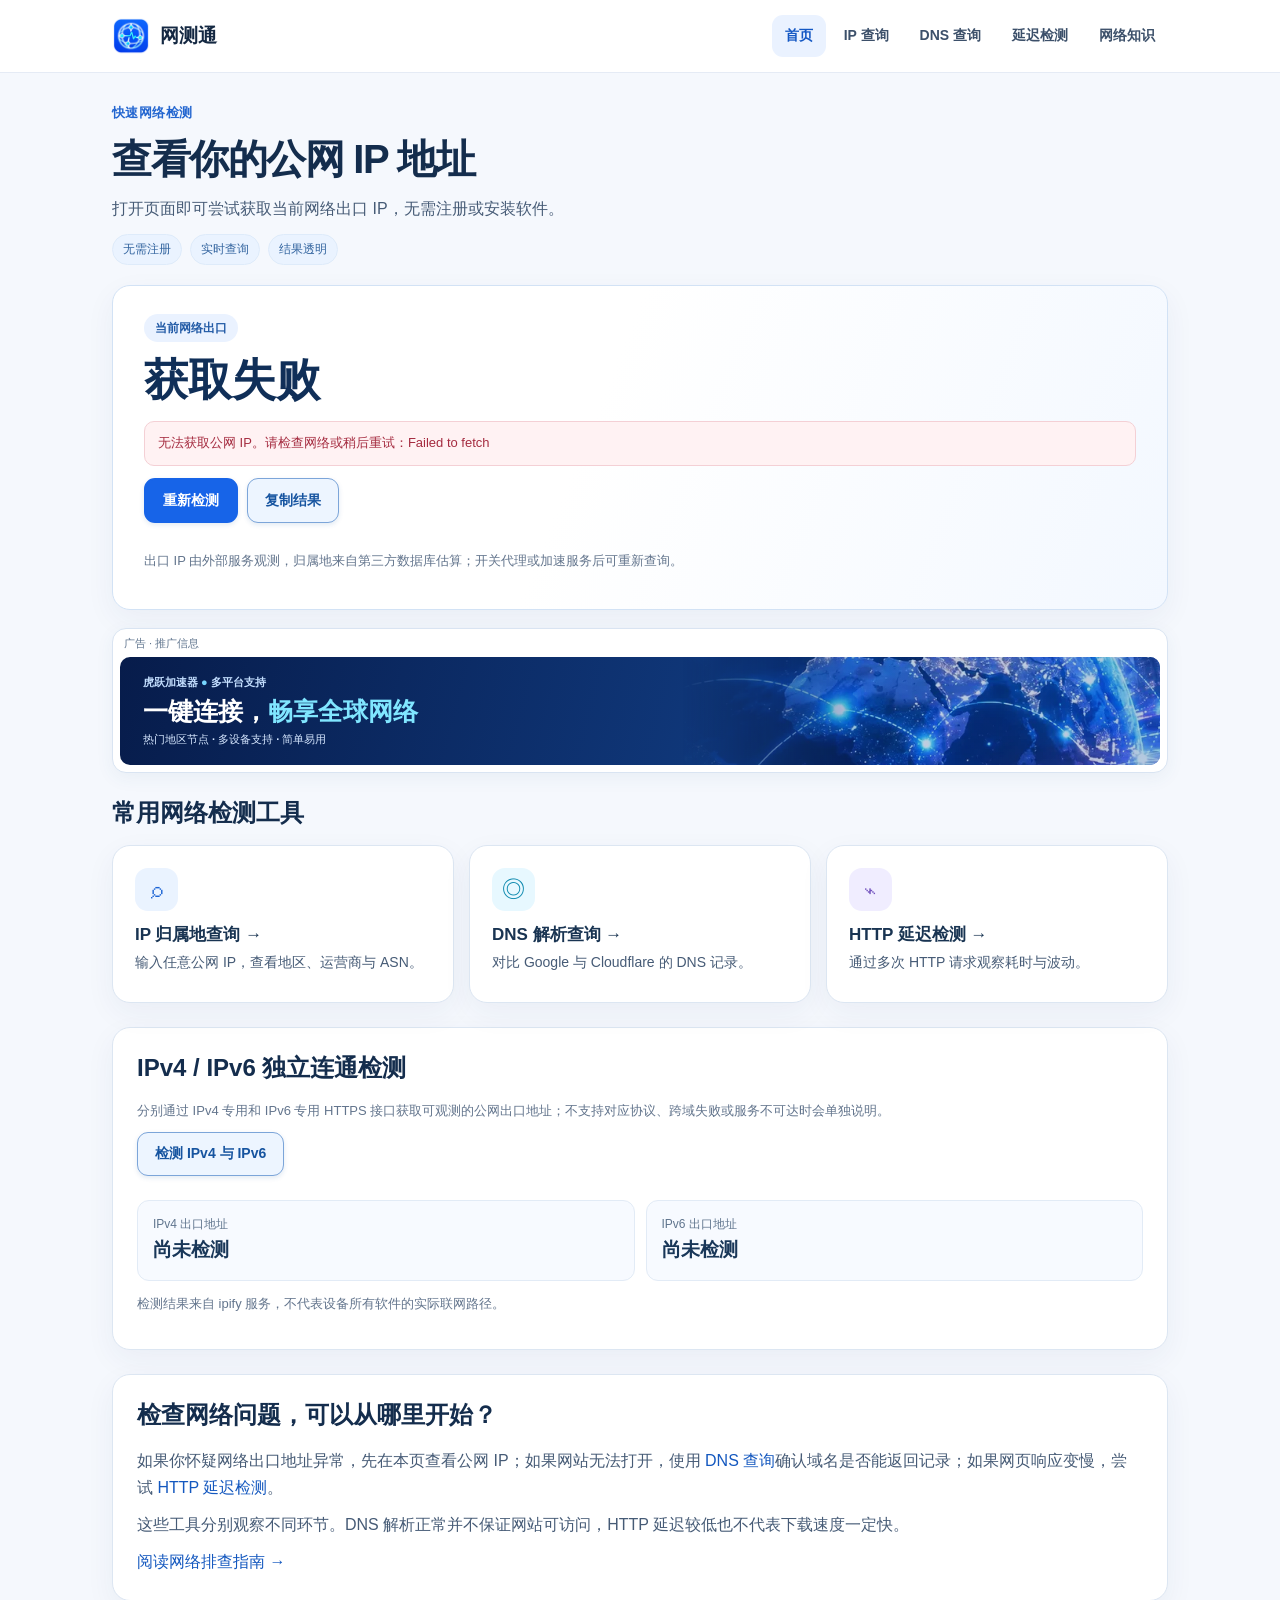
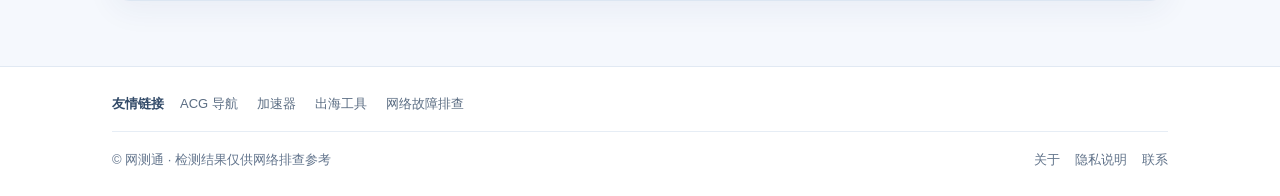
<file: index.html>
<!DOCTYPE html>

<html lang="zh-CN"><head><script async="" src="https://www.googletagmanager.com/gtag/js?id=G-D9GC3GMQH9"></script><script>window.dataLayer=window.dataLayer||[];function gtag(){dataLayer.push(arguments)}gtag('js',new Date());gtag('config','G-D9GC3GMQH9');</script><meta charset="utf-8"/><meta content="width=device-width, initial-scale=1" name="viewport"/><meta content="light" name="color-scheme"/><meta content="#2563eb" name="theme-color"/><title>我的IP地址查询 - 查看当前公网IP｜网测通</title><meta content="免费查看当前公网IP地址与归属地，支持IP查询、DNS解析检测和HTTP请求延迟测试。" name="description"/><meta content="website" property="og:type"/><meta content="我的IP地址查询 - 查看当前公网IP｜网测通" property="og:title"/><meta content="免费查看当前公网IP地址与归属地，支持IP查询、DNS解析检测和HTTP请求延迟测试。" property="og:description"/><link href="/assets/css/style.css" rel="stylesheet"/><script defer="" src="/assets/js/app.js"></script><script type="application/ld+json">{"@context":"https://schema.org","@type":"WebPage","name":"我的IP地址查询 - 查看当前公网IP｜网测通","description":"免费查看当前公网IP地址与归属地，支持IP查询、DNS解析检测和HTTP请求延迟测试。","inLanguage":"zh-CN","url":"https://netcheck-cn.github.io/","isPartOf":{"@type":"WebSite","name":"网测通","url":"https://netcheck-cn.github.io/"}}</script><link href="https://netcheck-cn.github.io/" rel="canonical"/><meta content="https://netcheck-cn.github.io/" property="og:url"/><link href="/favicon.ico" rel="icon" sizes="any"/><link href="/assets/images/favicon-48.png" rel="icon" type="image/png"/><link href="/assets/images/apple-touch-icon.png" rel="apple-touch-icon"/><meta content="https://netcheck-cn.github.io/assets/images/logo.png" property="og:image"/><meta content="strict-origin-when-cross-origin" name="referrer"/></head><body><a class="skip-link" href="#main-content">跳转到主要内容</a><header class="header"><div class="wrap nav"><a class="logo" href="/"><img alt="" height="40" src="/assets/images/logo.png" width="40"/> 网测通</a><nav aria-label="主导航" class="links"><a aria-current="page" href="/">首页</a><a href="/ip-lookup/">IP 查询</a><a href="/dns-lookup/">DNS 查询</a><a href="/latency-test/">延迟检测</a><a href="/guides/">网络知识</a></nav></div></header><main class="home-main wrap" id="main-content"><section class="hero"><div class="eyebrow">快速网络检测</div><h1>查看你的公网 IP 地址</h1><p class="lead">打开页面即可尝试获取当前网络出口 IP，无需注册或安装软件。</p><div class="hero-highlights"><span>无需注册</span><span>实时查询</span><span>结果透明</span></div></section><div class=""><section class="hero-card"><span class="tag">当前网络出口</span><div aria-live="polite" class="result-big" id="myip-address">正在查询…</div><div class="status" id="myip-status" role="status">准备获取公网 IP</div><div class="actions"><button class="btn" id="myip-retry">重新检测</button><button class="btn alt" id="copy-myip">复制结果</button></div><div class="tool-meta" id="myip-location"></div><p class="note">出口 IP 由外部服务观测，归属地来自第三方数据库估算；开关代理或加速服务后可重新查询。</p></section><aside aria-label="虎跃加速器推广广告" class="ad ad-compact"><div class="ad-label">广告 · 推广信息</div><a aria-label="虎跃加速器广告，访问官方网站（新窗口）" class="ad-link ad-rebuilt" href="https://huyuejsq.co/" rel="sponsored noopener noreferrer" target="_blank"><div class="ad-copy"><span class="ad-kicker">虎跃加速器 <span class="ad-dot">●</span> 多平台支持</span><strong>一键连接，<em>畅享全球网络</em></strong><span class="ad-features">热门地区节点 <span aria-hidden="true">·</span> 多设备支持 <span aria-hidden="true">·</span> 简单易用</span></div><div aria-hidden="true" class="ad-art"></div></a></aside><section class="panel"><h2>常用网络检测工具</h2><div class="grid"><a class="card" href="/ip-lookup/"><div class="bubble">⌕</div><h3>IP 归属地查询 →</h3><p>输入任意公网 IP，查看地区、运营商与 ASN。</p></a><a class="card" href="/dns-lookup/"><div class="bubble">◎</div><h3>DNS 解析查询 →</h3><p>对比 Google 与 Cloudflare 的 DNS 记录。</p></a><a class="card" href="/latency-test/"><div class="bubble">⌁</div><h3>HTTP 延迟检测 →</h3><p>通过多次 HTTP 请求观察耗时与波动。</p></a></div></section><section class="card panel" id="dualstack-panel"><h2>IPv4 / IPv6 独立连通检测</h2><p class="muted">分别通过 IPv4 专用和 IPv6 专用 HTTPS 接口获取可观测的公网出口地址；不支持对应协议、跨域失败或服务不可达时会单独说明。</p><button class="btn alt" id="dualstack-start" type="button">检测 IPv4 与 IPv6</button><div class="split panel"><div class="kv"><span>IPv4 出口地址</span><strong aria-live="polite" id="ipv4-result">尚未检测</strong></div><div class="kv"><span>IPv6 出口地址</span><strong aria-live="polite" id="ipv6-result">尚未检测</strong></div></div><p class="note" id="dualstack-note" role="status">检测结果来自 ipify 服务，不代表设备所有软件的实际联网路径。</p></section><section class="card panel"><h2>检查网络问题，可以从哪里开始？</h2><p>如果你怀疑网络出口地址异常，先在本页查看公网 IP；如果网站无法打开，使用 <a href="/dns-lookup/">DNS 查询</a>确认域名是否能返回记录；如果网页响应变慢，尝试 <a href="/latency-test/">HTTP 延迟检测</a>。</p><p>这些工具分别观察不同环节。DNS 解析正常并不保证网站可访问，HTTP 延迟较低也不代表下载速度一定快。</p><a href="/guides/">阅读网络排查指南 →</a></section></div></main><footer class="foot"><div aria-label="友情链接" class="friend-links"><span class="friend-title">友情链接</span><nav aria-label="友情链接" class="friend-list"><a href="https://ciyuan-toolbox.pages.dev/" rel="noopener noreferrer external" target="_blank">ACG 导航</a><a href="https://huyyou.pages.dev/" rel="noopener noreferrer external" target="_blank">加速器</a><a href="https://chuhai-nav-6xf.pages.dev/" rel="noopener noreferrer external" target="_blank">出海工具</a><a href="https://network-troubleshooting-guide.pages.dev/" rel="noopener noreferrer external" target="_blank">网络故障排查</a></nav></div><div class="wrap"><div>© 网测通 · 检测结果仅供网络排查参考</div><div class="foot-nav"><a href="/about/">关于</a><a href="/privacy/">隐私说明</a><a href="/contact/">联系</a></div></div></footer></body></html>
</file>
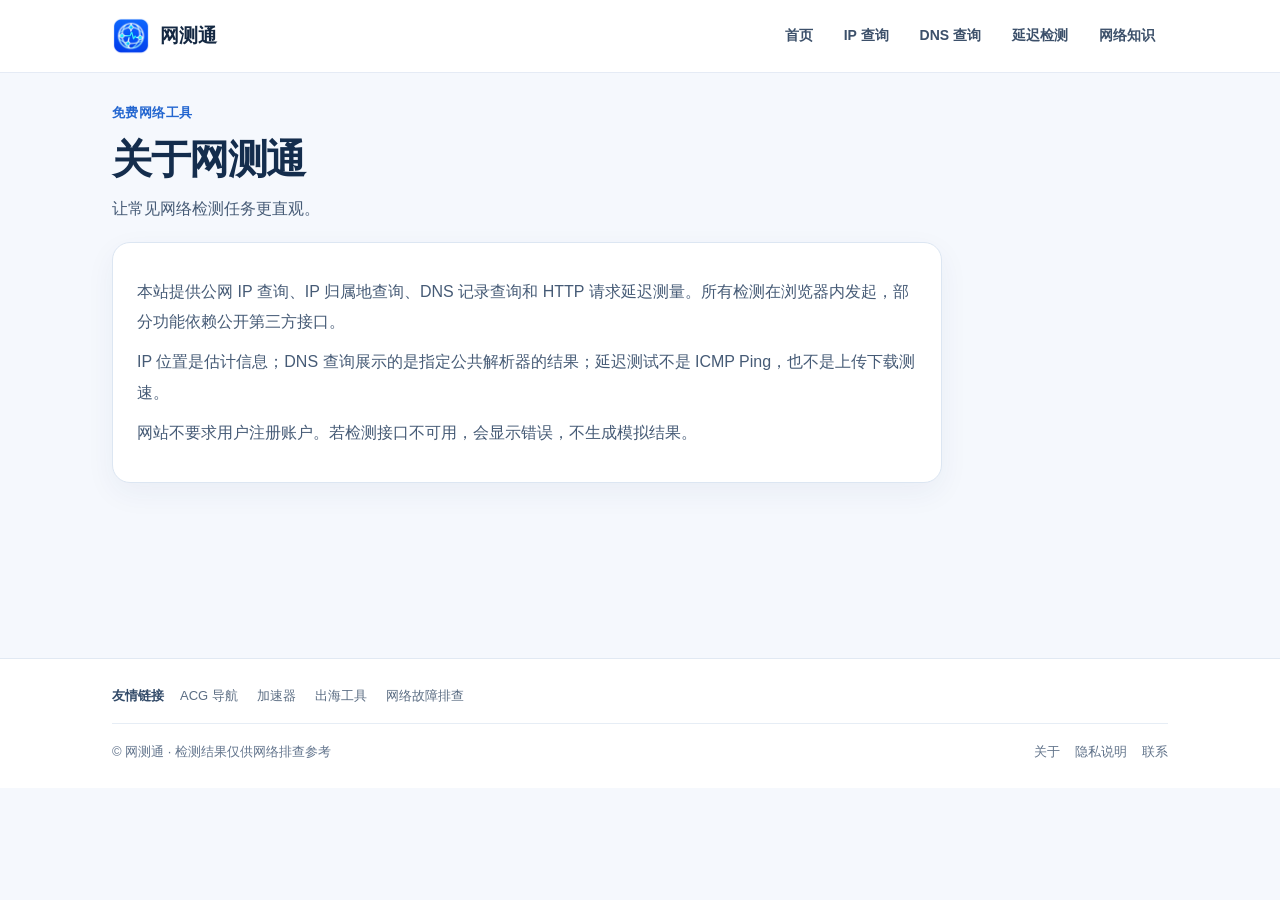
<file: about/index.html>
<!DOCTYPE html>

<html lang="zh-CN"><head><script async="" src="https://www.googletagmanager.com/gtag/js?id=G-D9GC3GMQH9"></script><script>window.dataLayer=window.dataLayer||[];function gtag(){dataLayer.push(arguments)}gtag('js',new Date());gtag('config','G-D9GC3GMQH9');</script><meta charset="utf-8"/><meta content="width=device-width, initial-scale=1" name="viewport"/><meta content="light" name="color-scheme"/><meta content="#2563eb" name="theme-color"/><title>关于网测通</title><meta content="了解免费IP查询、DNS解析查询和HTTP延迟检测的使用范围与数据局限。" name="description"/><meta content="website" property="og:type"/><meta content="关于网测通" property="og:title"/><meta content="了解免费IP查询、DNS解析查询和HTTP延迟检测的使用范围与数据局限。" property="og:description"/><link href="/assets/css/style.css" rel="stylesheet"/><script defer="" src="/assets/js/app.js"></script><script type="application/ld+json">{"@context":"https://schema.org","@type":"WebPage","name":"关于网测通","description":"了解免费IP查询、DNS解析查询和HTTP延迟检测的使用范围与数据局限。","inLanguage":"zh-CN","url":"https://netcheck-cn.github.io/about/","isPartOf":{"@type":"WebSite","name":"网测通","url":"https://netcheck-cn.github.io/"}}</script><link href="https://netcheck-cn.github.io/about/" rel="canonical"/><meta content="https://netcheck-cn.github.io/about/" property="og:url"/><link href="/favicon.ico" rel="icon" sizes="any"/><link href="/assets/images/favicon-48.png" rel="icon" type="image/png"/><link href="/assets/images/apple-touch-icon.png" rel="apple-touch-icon"/><meta content="https://netcheck-cn.github.io/assets/images/logo.png" property="og:image"/><meta content="strict-origin-when-cross-origin" name="referrer"/></head><body><a class="skip-link" href="#main-content">跳转到主要内容</a><header class="header"><div class="wrap nav"><a class="logo" href="/"><img alt="" height="40" src="/assets/images/logo.png" width="40"/> 网测通</a><nav aria-label="主导航" class="links"><a href="/">首页</a><a href="/ip-lookup/">IP 查询</a><a href="/dns-lookup/">DNS 查询</a><a href="/latency-test/">延迟检测</a><a href="/guides/">网络知识</a></nav></div></header><main class="wrap" id="main-content"><section class="hero"><div class="eyebrow">免费网络工具</div><h1>关于网测通</h1><p class="lead">让常见网络检测任务更直观。</p></section><div class=""><section class="article card"><p>本站提供公网 IP 查询、IP 归属地查询、DNS 记录查询和 HTTP 请求延迟测量。所有检测在浏览器内发起，部分功能依赖公开第三方接口。</p><p>IP 位置是估计信息；DNS 查询展示的是指定公共解析器的结果；延迟测试不是 ICMP Ping，也不是上传下载测速。</p><p>网站不要求用户注册账户。若检测接口不可用，会显示错误，不生成模拟结果。</p></section></div></main><footer class="foot"><div aria-label="友情链接" class="friend-links"><span class="friend-title">友情链接</span><nav aria-label="友情链接" class="friend-list"><a href="https://ciyuan-toolbox.pages.dev/" rel="noopener noreferrer external" target="_blank">ACG 导航</a><a href="https://huyyou.pages.dev/" rel="noopener noreferrer external" target="_blank">加速器</a><a href="https://chuhai-nav-6xf.pages.dev/" rel="noopener noreferrer external" target="_blank">出海工具</a><a href="https://network-troubleshooting-guide.pages.dev/" rel="noopener noreferrer external" target="_blank">网络故障排查</a></nav></div><div class="wrap"><div>© 网测通 · 检测结果仅供网络排查参考</div><div class="foot-nav"><a href="/about/">关于</a><a href="/privacy/">隐私说明</a><a href="/contact/">联系</a></div></div></footer></body></html>
</file>
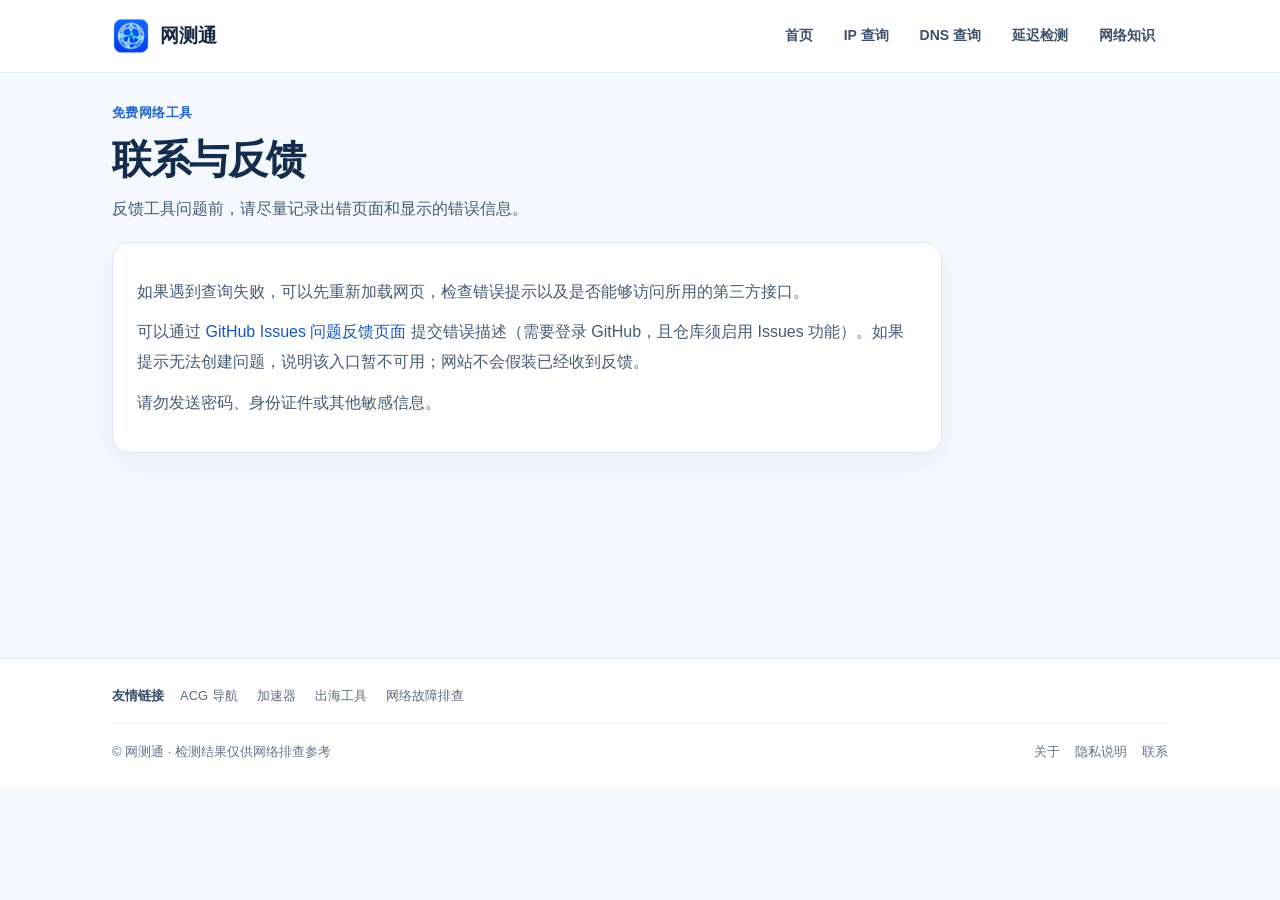
<file: contact/index.html>
<!DOCTYPE html>

<html lang="zh-CN"><head><script async="" src="https://www.googletagmanager.com/gtag/js?id=G-D9GC3GMQH9"></script><script>window.dataLayer=window.dataLayer||[];function gtag(){dataLayer.push(arguments)}gtag('js',new Date());gtag('config','G-D9GC3GMQH9');</script><meta charset="utf-8"/><meta content="width=device-width, initial-scale=1" name="viewport"/><meta content="light" name="color-scheme"/><meta content="#2563eb" name="theme-color"/><title>联系与反馈｜网测通</title><meta content="如何反馈网络检测工具页面的使用问题与接口异常。" name="description"/><meta content="website" property="og:type"/><meta content="联系与反馈｜网测通" property="og:title"/><meta content="如何反馈网络检测工具页面的使用问题与接口异常。" property="og:description"/><link href="/assets/css/style.css" rel="stylesheet"/><script defer="" src="/assets/js/app.js"></script><script type="application/ld+json">{"@context":"https://schema.org","@type":"WebPage","name":"联系与反馈｜网测通","description":"如何反馈网络检测工具页面的使用问题与接口异常。","inLanguage":"zh-CN","url":"https://netcheck-cn.github.io/contact/","isPartOf":{"@type":"WebSite","name":"网测通","url":"https://netcheck-cn.github.io/"}}</script><link href="https://netcheck-cn.github.io/contact/" rel="canonical"/><meta content="https://netcheck-cn.github.io/contact/" property="og:url"/><link href="/favicon.ico" rel="icon" sizes="any"/><link href="/assets/images/favicon-48.png" rel="icon" type="image/png"/><link href="/assets/images/apple-touch-icon.png" rel="apple-touch-icon"/><meta content="https://netcheck-cn.github.io/assets/images/logo.png" property="og:image"/><meta content="strict-origin-when-cross-origin" name="referrer"/></head><body><a class="skip-link" href="#main-content">跳转到主要内容</a><header class="header"><div class="wrap nav"><a class="logo" href="/"><img alt="" height="40" src="/assets/images/logo.png" width="40"/> 网测通</a><nav aria-label="主导航" class="links"><a href="/">首页</a><a href="/ip-lookup/">IP 查询</a><a href="/dns-lookup/">DNS 查询</a><a href="/latency-test/">延迟检测</a><a href="/guides/">网络知识</a></nav></div></header><main class="wrap" id="main-content"><section class="hero"><div class="eyebrow">免费网络工具</div><h1>联系与反馈</h1><p class="lead">反馈工具问题前，请尽量记录出错页面和显示的错误信息。</p></section><div class=""><section class="article card"><p>如果遇到查询失败，可以先重新加载网页，检查错误提示以及是否能够访问所用的第三方接口。</p><p>可以通过 <a href="https://github.com/netcheck-cn/netcheck-cn.github.io/issues/new" rel="noopener noreferrer" target="_blank">GitHub Issues 问题反馈页面</a> 提交错误描述（需要登录 GitHub，且仓库须启用 Issues 功能）。如果提示无法创建问题，说明该入口暂不可用；网站不会假装已经收到反馈。</p><p>请勿发送密码、身份证件或其他敏感信息。</p></section></div></main><footer class="foot"><div aria-label="友情链接" class="friend-links"><span class="friend-title">友情链接</span><nav aria-label="友情链接" class="friend-list"><a href="https://ciyuan-toolbox.pages.dev/" rel="noopener noreferrer external" target="_blank">ACG 导航</a><a href="https://huyyou.pages.dev/" rel="noopener noreferrer external" target="_blank">加速器</a><a href="https://chuhai-nav-6xf.pages.dev/" rel="noopener noreferrer external" target="_blank">出海工具</a><a href="https://network-troubleshooting-guide.pages.dev/" rel="noopener noreferrer external" target="_blank">网络故障排查</a></nav></div><div class="wrap"><div>© 网测通 · 检测结果仅供网络排查参考</div><div class="foot-nav"><a href="/about/">关于</a><a href="/privacy/">隐私说明</a><a href="/contact/">联系</a></div></div></footer></body></html>
</file>
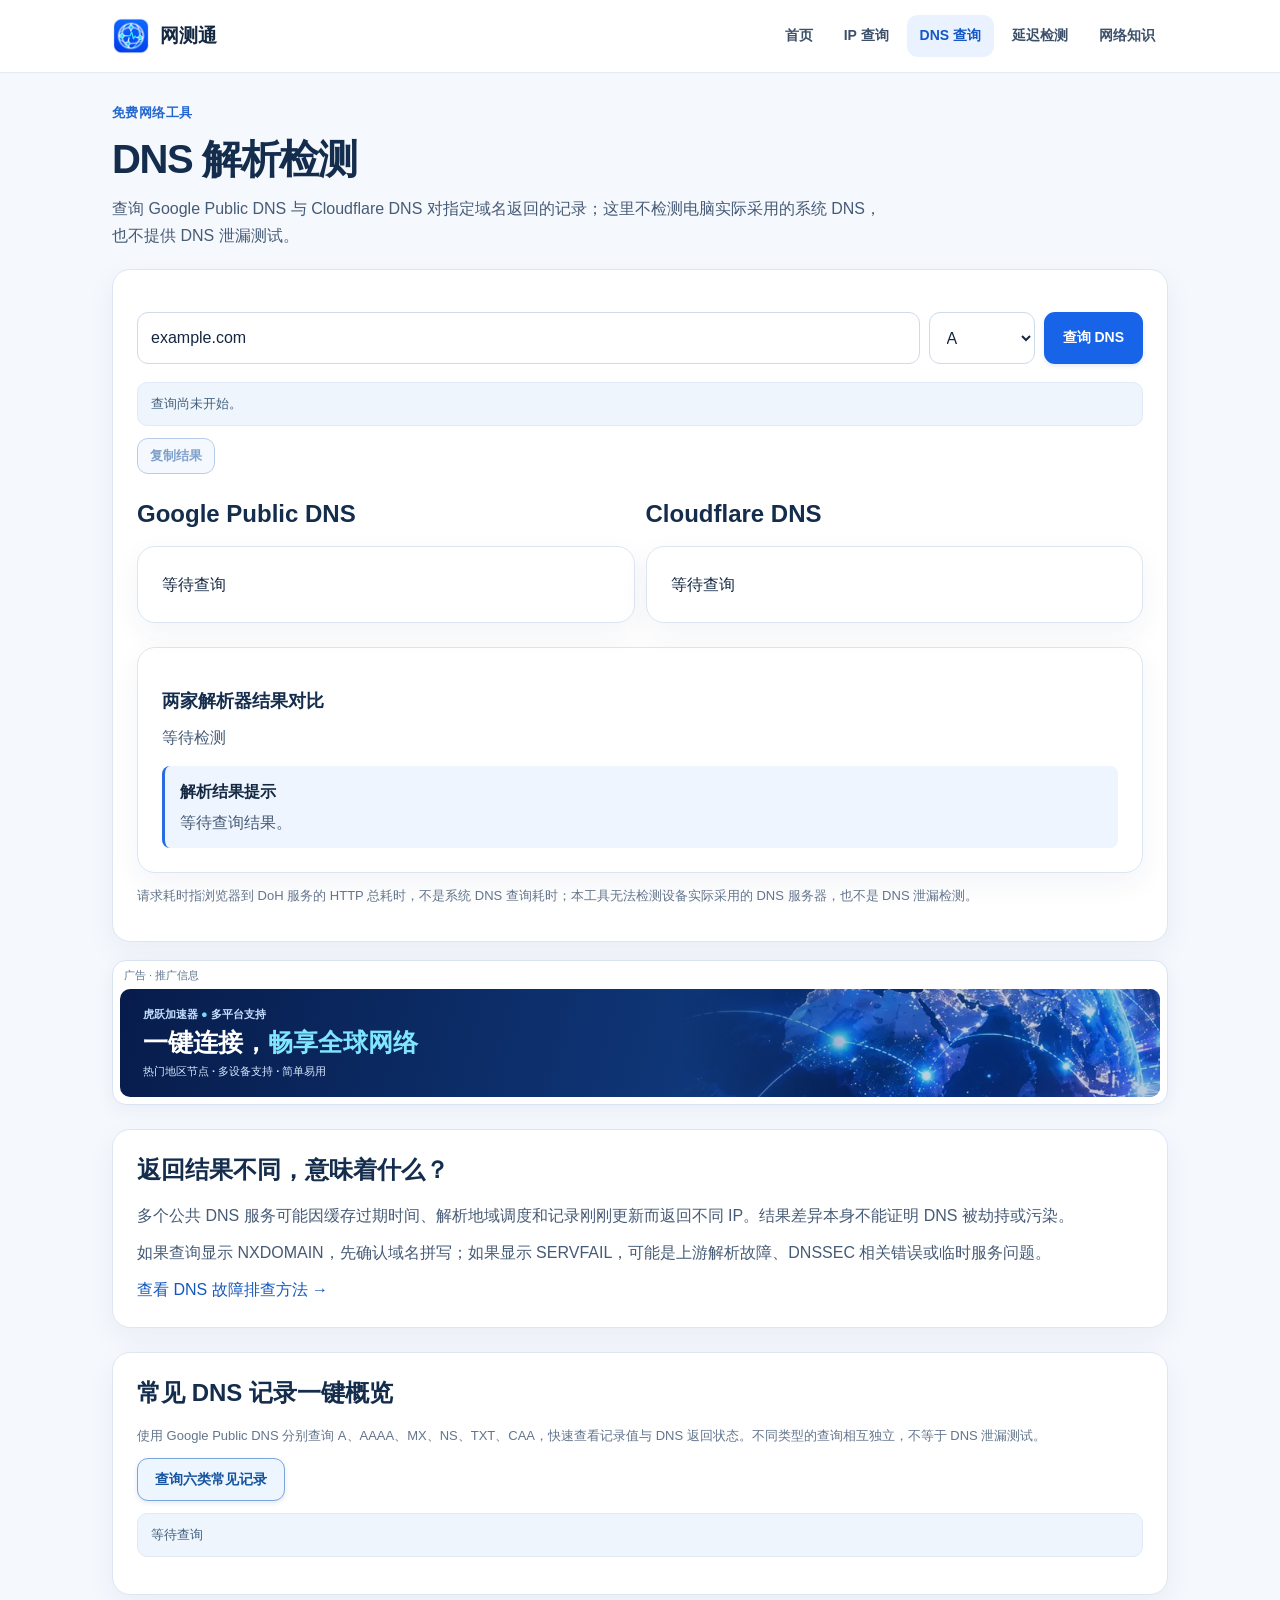
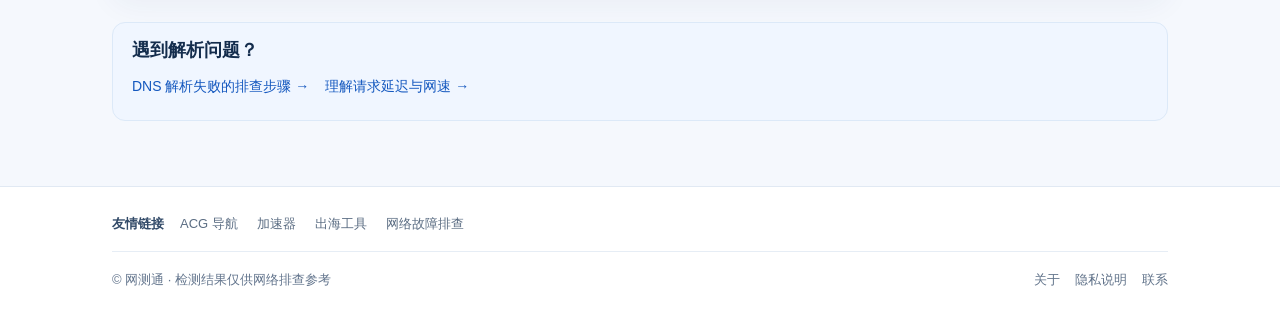
<file: dns-lookup/index.html>
<!DOCTYPE html>

<html lang="zh-CN"><head><script async="" src="https://www.googletagmanager.com/gtag/js?id=G-D9GC3GMQH9"></script><script>window.dataLayer=window.dataLayer||[];function gtag(){dataLayer.push(arguments)}gtag('js',new Date());gtag('config','G-D9GC3GMQH9');</script><meta charset="utf-8"/><meta content="width=device-width, initial-scale=1" name="viewport"/><meta content="light" name="color-scheme"/><meta content="#2563eb" name="theme-color"/><title>DNS查询 - 在线检测域名解析记录｜网测通</title><meta content="免费查询域名A、AAAA、MX、TXT、NS、CNAME、SOA、CAA记录，对比Google与Cloudflare公共DNS返回结果。" name="description"/><meta content="website" property="og:type"/><meta content="DNS查询 - 在线检测域名解析记录｜网测通" property="og:title"/><meta content="免费查询域名A、AAAA、MX、TXT、NS、CNAME、SOA、CAA记录，对比Google与Cloudflare公共DNS返回结果。" property="og:description"/><link href="/assets/css/style.css" rel="stylesheet"/><script defer="" src="/assets/js/app.js"></script><script type="application/ld+json">{"@context":"https://schema.org","@type":"WebPage","name":"DNS查询 - 在线检测域名解析记录｜网测通","description":"免费查询域名A、AAAA、MX、TXT、NS、CNAME、SOA、CAA记录，对比Google与Cloudflare公共DNS返回结果。","inLanguage":"zh-CN","url":"https://netcheck-cn.github.io/dns-lookup/","isPartOf":{"@type":"WebSite","name":"网测通","url":"https://netcheck-cn.github.io/"}}</script><link href="https://netcheck-cn.github.io/dns-lookup/" rel="canonical"/><meta content="https://netcheck-cn.github.io/dns-lookup/" property="og:url"/><link href="/favicon.ico" rel="icon" sizes="any"/><link href="/assets/images/favicon-48.png" rel="icon" type="image/png"/><link href="/assets/images/apple-touch-icon.png" rel="apple-touch-icon"/><meta content="https://netcheck-cn.github.io/assets/images/logo.png" property="og:image"/><meta content="strict-origin-when-cross-origin" name="referrer"/></head><body><a class="skip-link" href="#main-content">跳转到主要内容</a><header class="header"><div class="wrap nav"><a class="logo" href="/"><img alt="" height="40" src="/assets/images/logo.png" width="40"/> 网测通</a><nav aria-label="主导航" class="links"><a href="/">首页</a><a href="/ip-lookup/">IP 查询</a><a aria-current="page" href="/dns-lookup/">DNS 查询</a><a href="/latency-test/">延迟检测</a><a href="/guides/">网络知识</a></nav></div></header><main class="wrap" id="main-content"><section class="hero"><div class="eyebrow">免费网络工具</div><h1>DNS 解析检测</h1><p class="lead">查询 Google Public DNS 与 Cloudflare DNS 对指定域名返回的记录；这里不检测电脑实际采用的系统 DNS，也不提供 DNS 泄漏测试。</p></section><div class=""><section class="card"><form class="field" id="dns-form"><input aria-label="待查询域名" autocomplete="off" id="dns-domain" placeholder="例如 example.com" required="" spellcheck="false" value="example.com"/><select aria-label="DNS 记录类型" id="dns-type"><option>A</option><option>AAAA</option><option>CNAME</option><option>MX</option><option>TXT</option><option>NS</option><option>SOA</option><option>CAA</option></select><button class="btn" id="dns-search">查询 DNS</button></form><div class="status" id="dns-status" role="status">查询尚未开始。</div><button class="btn alt small" disabled="" id="copy-dns" type="button">复制结果</button><div class="split panel"><section><h2>Google Public DNS</h2><div aria-live="polite" class="card" id="dns-google">等待查询</div></section><section><h2>Cloudflare DNS</h2><div aria-live="polite" class="card" id="dns-cloudflare">等待查询</div></section></div><div class="panel card"><h3>两家解析器结果对比</h3><p id="dns-compare">等待检测</p><div class="diagnosis" role="status"><strong>解析结果提示</strong><p id="dns-diagnosis">等待查询结果。</p></div></div><p class="note">请求耗时指浏览器到 DoH 服务的 HTTP 总耗时，不是系统 DNS 查询耗时；本工具无法检测设备实际采用的 DNS 服务器，也不是 DNS 泄漏检测。</p></section><aside aria-label="虎跃加速器推广广告" class="ad ad-compact"><div class="ad-label">广告 · 推广信息</div><a aria-label="虎跃加速器广告，访问官方网站（新窗口）" class="ad-link ad-rebuilt" href="https://huyuejsq.co/" rel="sponsored noopener noreferrer" target="_blank"><div class="ad-copy"><span class="ad-kicker">虎跃加速器 <span class="ad-dot">●</span> 多平台支持</span><strong>一键连接，<em>畅享全球网络</em></strong><span class="ad-features">热门地区节点 <span aria-hidden="true">·</span> 多设备支持 <span aria-hidden="true">·</span> 简单易用</span></div><div aria-hidden="true" class="ad-art"></div></a></aside><section class="card panel"><h2>返回结果不同，意味着什么？</h2><p>多个公共 DNS 服务可能因缓存过期时间、解析地域调度和记录刚刚更新而返回不同 IP。结果差异本身不能证明 DNS 被劫持或污染。</p><p>如果查询显示 NXDOMAIN，先确认域名拼写；如果显示 SERVFAIL，可能是上游解析故障、DNSSEC 相关错误或临时服务问题。</p><a href="/guides/dns-troubleshooting/">查看 DNS 故障排查方法 →</a></section><section class="card panel" id="dns-batch-panel"><h2>常见 DNS 记录一键概览</h2><p class="muted">使用 Google Public DNS 分别查询 A、AAAA、MX、NS、TXT、CAA，快速查看记录值与 DNS 返回状态。不同类型的查询相互独立，不等于 DNS 泄漏测试。</p><button class="btn alt" id="dns-batch-start" type="button">查询六类常见记录</button><div class="status" id="dns-batch-status" role="status">等待查询</div><div class="results" id="dns-batch-results"></div></section><aside class="related"><h2>遇到解析问题？</h2><a href="/guides/dns-troubleshooting/">DNS 解析失败的排查步骤 →</a><a href="/guides/latency-vs-speed/">理解请求延迟与网速 →</a></aside></div></main><footer class="foot"><div aria-label="友情链接" class="friend-links"><span class="friend-title">友情链接</span><nav aria-label="友情链接" class="friend-list"><a href="https://ciyuan-toolbox.pages.dev/" rel="noopener noreferrer external" target="_blank">ACG 导航</a><a href="https://huyyou.pages.dev/" rel="noopener noreferrer external" target="_blank">加速器</a><a href="https://chuhai-nav-6xf.pages.dev/" rel="noopener noreferrer external" target="_blank">出海工具</a><a href="https://network-troubleshooting-guide.pages.dev/" rel="noopener noreferrer external" target="_blank">网络故障排查</a></nav></div><div class="wrap"><div>© 网测通 · 检测结果仅供网络排查参考</div><div class="foot-nav"><a href="/about/">关于</a><a href="/privacy/">隐私说明</a><a href="/contact/">联系</a></div></div></footer></body></html>
</file>
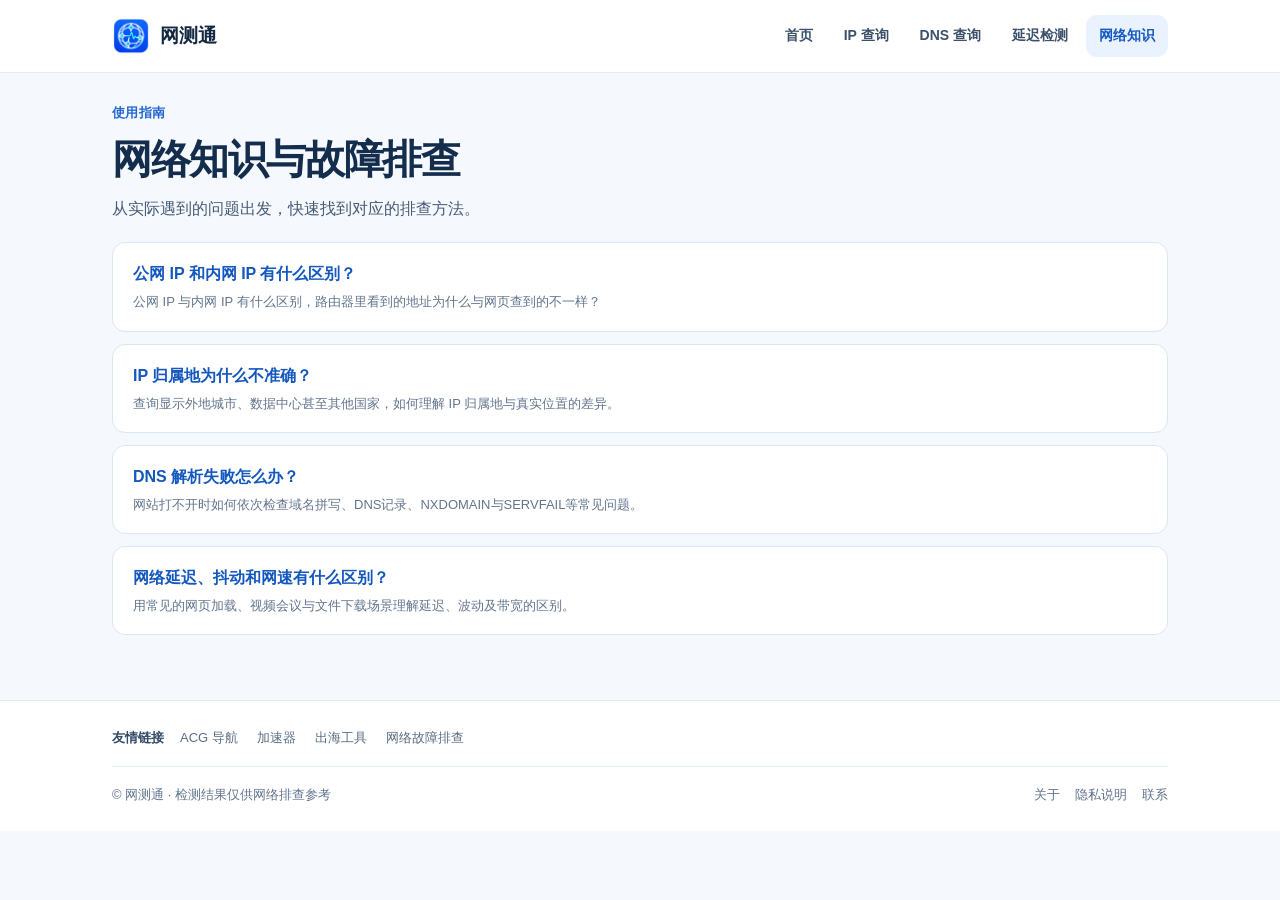
<file: guides/index.html>
<!DOCTYPE html>

<html lang="zh-CN"><head><script async="" src="https://www.googletagmanager.com/gtag/js?id=G-D9GC3GMQH9"></script><script>window.dataLayer=window.dataLayer||[];function gtag(){dataLayer.push(arguments)}gtag('js',new Date());gtag('config','G-D9GC3GMQH9');</script><meta charset="utf-8"/><meta content="width=device-width, initial-scale=1" name="viewport"/><meta content="light" name="color-scheme"/><meta content="#2563eb" name="theme-color"/><title>网络知识与故障排查指南｜网测通</title><meta content="了解IP地址、归属地、DNS故障及网络延迟的实用中文说明。" name="description"/><meta content="website" property="og:type"/><meta content="网络知识与故障排查指南｜网测通" property="og:title"/><meta content="了解IP地址、归属地、DNS故障及网络延迟的实用中文说明。" property="og:description"/><link href="/assets/css/style.css" rel="stylesheet"/><script defer="" src="/assets/js/app.js"></script><script type="application/ld+json">{"@context":"https://schema.org","@type":"WebPage","name":"网络知识与故障排查指南｜网测通","description":"了解IP地址、归属地、DNS故障及网络延迟的实用中文说明。","inLanguage":"zh-CN","url":"https://netcheck-cn.github.io/guides/","isPartOf":{"@type":"WebSite","name":"网测通","url":"https://netcheck-cn.github.io/"}}</script><link href="https://netcheck-cn.github.io/guides/" rel="canonical"/><meta content="https://netcheck-cn.github.io/guides/" property="og:url"/><link href="/favicon.ico" rel="icon" sizes="any"/><link href="/assets/images/favicon-48.png" rel="icon" type="image/png"/><link href="/assets/images/apple-touch-icon.png" rel="apple-touch-icon"/><meta content="https://netcheck-cn.github.io/assets/images/logo.png" property="og:image"/><meta content="strict-origin-when-cross-origin" name="referrer"/></head><body><a class="skip-link" href="#main-content">跳转到主要内容</a><header class="header"><div class="wrap nav"><a class="logo" href="/"><img alt="" height="40" src="/assets/images/logo.png" width="40"/> 网测通</a><nav aria-label="主导航" class="links"><a href="/">首页</a><a href="/ip-lookup/">IP 查询</a><a href="/dns-lookup/">DNS 查询</a><a href="/latency-test/">延迟检测</a><a aria-current="page" href="/guides/">网络知识</a></nav></div></header><main class="wrap" id="main-content"><section class="hero"><div class="eyebrow">使用指南</div><h1>网络知识与故障排查</h1><p class="lead">从实际遇到的问题出发，快速找到对应的排查方法。</p></section><div class=""><div class="article-list"><a href="/guides/public-vs-private-ip/">公网 IP 和内网 IP 有什么区别？<span>公网 IP 与内网 IP 有什么区别，路由器里看到的地址为什么与网页查到的不一样？</span></a><a href="/guides/ip-location-accuracy/">IP 归属地为什么不准确？<span>查询显示外地城市、数据中心甚至其他国家，如何理解 IP 归属地与真实位置的差异。</span></a><a href="/guides/dns-troubleshooting/">DNS 解析失败怎么办？<span>网站打不开时如何依次检查域名拼写、DNS记录、NXDOMAIN与SERVFAIL等常见问题。</span></a><a href="/guides/latency-vs-speed/">网络延迟、抖动和网速有什么区别？<span>用常见的网页加载、视频会议与文件下载场景理解延迟、波动及带宽的区别。</span></a></div></div></main><footer class="foot"><div aria-label="友情链接" class="friend-links"><span class="friend-title">友情链接</span><nav aria-label="友情链接" class="friend-list"><a href="https://ciyuan-toolbox.pages.dev/" rel="noopener noreferrer external" target="_blank">ACG 导航</a><a href="https://huyyou.pages.dev/" rel="noopener noreferrer external" target="_blank">加速器</a><a href="https://chuhai-nav-6xf.pages.dev/" rel="noopener noreferrer external" target="_blank">出海工具</a><a href="https://network-troubleshooting-guide.pages.dev/" rel="noopener noreferrer external" target="_blank">网络故障排查</a></nav></div><div class="wrap"><div>© 网测通 · 检测结果仅供网络排查参考</div><div class="foot-nav"><a href="/about/">关于</a><a href="/privacy/">隐私说明</a><a href="/contact/">联系</a></div></div></footer></body></html>
</file>
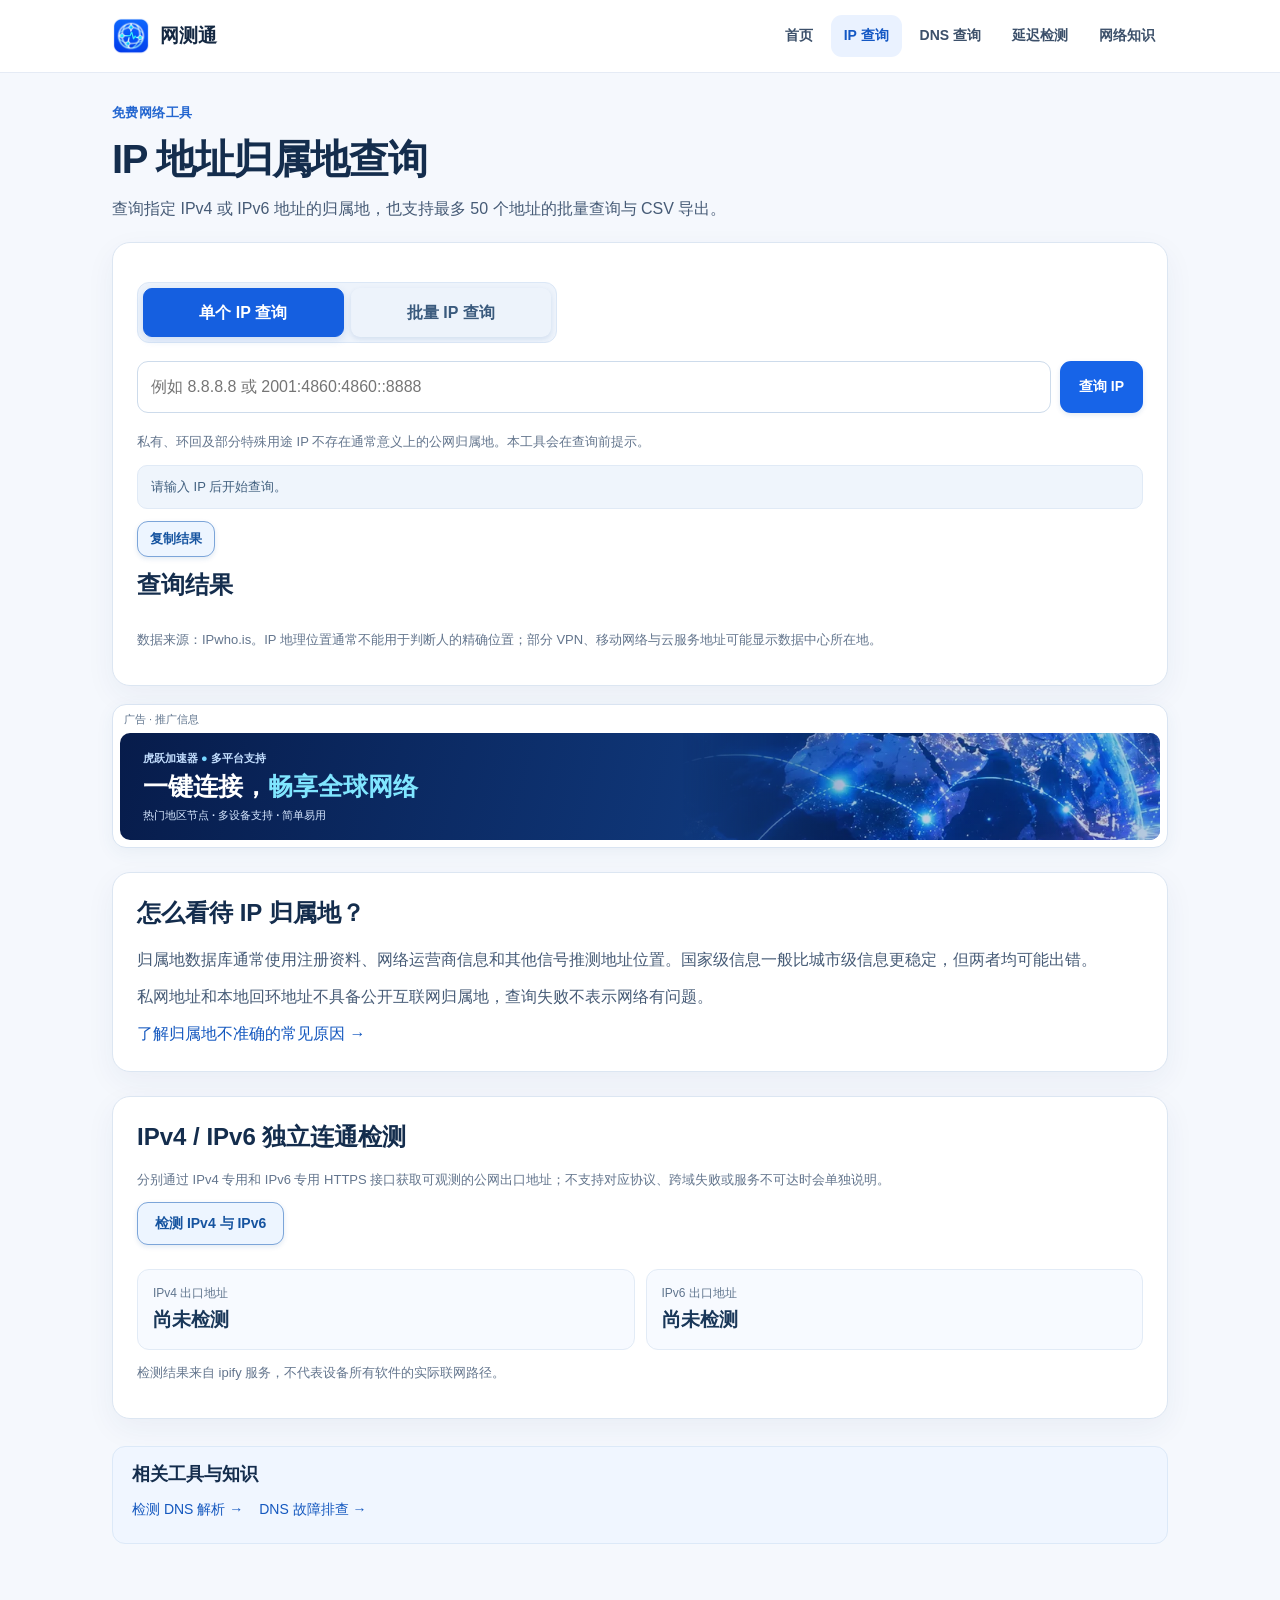
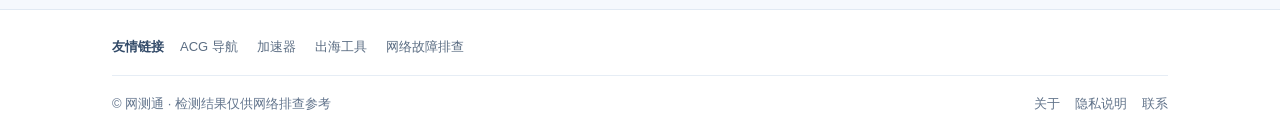
<file: ip-lookup/index.html>
<!DOCTYPE html>

<html lang="zh-CN"><head><script async="" src="https://www.googletagmanager.com/gtag/js?id=G-D9GC3GMQH9"></script><script>window.dataLayer=window.dataLayer||[];function gtag(){dataLayer.push(arguments)}gtag('js',new Date());gtag('config','G-D9GC3GMQH9');</script><meta charset="utf-8"/><meta content="width=device-width, initial-scale=1" name="viewport"/><meta content="light" name="color-scheme"/><meta content="#2563eb" name="theme-color"/><title>IP归属地查询 - 单个与批量IP查询｜网测通</title><meta content="免费查询单个或批量 IPv4、IPv6 地址信息，支持进度、失败提示及 CSV 导出。单个查询显示详细归属地，批量查询提供国家和 ASN 信息。" name="description"/><meta content="website" property="og:type"/><meta content="IP归属地查询 - 单个与批量IP查询｜网测通" property="og:title"/><meta content="输入IPv4或IPv6地址，查询IP归属地、运营商、ASN和时区。了解IP地理信息的准确性边界。" property="og:description"/><link href="/assets/css/style.css" rel="stylesheet"/><script defer="" src="/assets/js/ipinfo-config.js"></script><script defer="" src="/assets/js/app.js"></script><script type="application/ld+json">{"@context": "https://schema.org", "@type": "WebPage", "name": "IP归属地查询 - 单个与批量IP查询｜网测通", "description": "输入IPv4或IPv6地址，查询IP归属地、运营商、ASN和时区。了解IP地理信息的准确性边界。", "inLanguage": "zh-CN", "url": "https://netcheck-cn.github.io/ip-lookup/", "isPartOf": {"@type": "WebSite", "name": "网测通", "url": "https://netcheck-cn.github.io/"}}</script><link href="https://netcheck-cn.github.io/ip-lookup/" rel="canonical"/><meta content="https://netcheck-cn.github.io/ip-lookup/" property="og:url"/><link href="/favicon.ico" rel="icon" sizes="any"/><link href="/assets/images/favicon-48.png" rel="icon" type="image/png"/><link href="/assets/images/apple-touch-icon.png" rel="apple-touch-icon"/><meta content="https://netcheck-cn.github.io/assets/images/logo.png" property="og:image"/><meta content="strict-origin-when-cross-origin" name="referrer"/></head><body><a class="skip-link" href="#main-content">跳转到主要内容</a><header class="header"><div class="wrap nav"><a class="logo" href="/"><img alt="" height="40" src="/assets/images/logo.png" width="40"/> 网测通</a><nav aria-label="主导航" class="links"><a href="/">首页</a><a aria-current="page" href="/ip-lookup/">IP 查询</a><a href="/dns-lookup/">DNS 查询</a><a href="/latency-test/">延迟检测</a><a href="/guides/">网络知识</a></nav></div></header><main class="wrap" id="main-content"><section class="hero"><div class="eyebrow">免费网络工具</div><h1>IP 地址归属地查询</h1><p class="lead">查询指定 IPv4 或 IPv6 地址的归属地，也支持最多 50 个地址的批量查询与 CSV 导出。</p></section><div class=""><section class="card"><div aria-label="IP 查询模式" class="mode-toggle" role="group"><button aria-pressed="true" class="mode-button" id="mode-single" type="button">单个 IP 查询</button><button aria-pressed="false" class="mode-button" id="mode-batch" type="button">批量 IP 查询</button></div><form class="field" id="lookup-form"><input aria-label="IP 地址" autocomplete="off" id="ip-input" placeholder="例如 8.8.8.8 或 2001:4860:4860::8888" required="" spellcheck="false"/><button class="btn" id="ip-search">查询 IP</button></form><section aria-label="批量 IP 归属地查询" class="batch-pane" hidden="" id="batch-pane">
<p class="note">批量查询使用 IPinfo Lite，主要提供国家、所属洲、ASN 和网络组织，不包含城市、省份。单个查询使用 IPwho.is，字段可能更详细。两种结果不能按城市精度直接比较。</p><label class="field-label" for="batch-ip-input">每行一个 IP（最多 50 个，支持 IPv4 和 IPv6）</label>
<textarea id="batch-ip-input" placeholder="8.8.8.8
1.1.1.1
2001:4860:4860::8888" rows="7" spellcheck="false"></textarea>
<p class="note">自动忽略重复行和空行；私有及特殊用途地址会单独提示。请求按顺序执行，以减少对免费接口的压力。</p>
<p class="note">批量模式由 IPinfo Lite 提供国家级位置和 ASN 数据，不包含省份、城市；单个模式仍提供更详细的归属地信息。数据来源：<a href="https://ipinfo.io/" rel="noopener noreferrer" target="_blank">IPinfo</a>。</p><div class="actions"><button class="btn" id="batch-start" type="button">▶ 开始批量查询</button><button class="btn alt" disabled="" id="batch-export" type="button">↓ 导出 CSV</button><button class="btn alt" id="batch-clear" type="button">清空</button></div>
<div aria-live="polite" class="status" id="batch-status" role="status">输入 IP 地址后开始查询。</div>
<div aria-hidden="true" class="batch-progress-track"><div class="batch-progress-bar" id="batch-progress"></div></div>
<p class="note">批量结果使用 IPinfo Lite：国家与洲通常显示 ISO 代码（如 US、AS），不提供省份或城市。失败的 IP 也会保留在 CSV 中并注明原因。</p><div aria-label="批量 IP 查询结果" aria-live="polite" class="results batch-results" id="batch-results"></div>
</section><p class="note">私有、环回及部分特殊用途 IP 不存在通常意义上的公网归属地。本工具会在查询前提示。</p><div class="status" id="lookup-status" role="status">请输入 IP 后开始查询。</div><div class="actions"><button class="btn alt small" id="copy-lookup" type="button">复制结果</button></div><h2 id="lookup-ip">查询结果</h2><div class="tool-meta" id="lookup-results"></div><p class="note">数据来源：IPwho.is。IP 地理位置通常不能用于判断人的精确位置；部分 VPN、移动网络与云服务地址可能显示数据中心所在地。</p></section><aside aria-label="虎跃加速器推广广告" class="ad ad-compact"><div class="ad-label">广告 · 推广信息</div><a aria-label="虎跃加速器广告，访问官方网站（新窗口）" class="ad-link ad-rebuilt" href="https://huyuejsq.co/" rel="sponsored noopener noreferrer" target="_blank"><div class="ad-copy"><span class="ad-kicker">虎跃加速器 <span class="ad-dot">●</span> 多平台支持</span><strong>一键连接，<em>畅享全球网络</em></strong><span class="ad-features">热门地区节点 <span aria-hidden="true">·</span> 多设备支持 <span aria-hidden="true">·</span> 简单易用</span></div><div aria-hidden="true" class="ad-art"></div></a></aside><section class="card panel"><h2>怎么看待 IP 归属地？</h2><p>归属地数据库通常使用注册资料、网络运营商信息和其他信号推测地址位置。国家级信息一般比城市级信息更稳定，但两者均可能出错。</p><p>私网地址和本地回环地址不具备公开互联网归属地，查询失败不表示网络有问题。</p><a href="/guides/ip-location-accuracy/">了解归属地不准确的常见原因 →</a></section><section class="card panel" id="dualstack-panel"><h2>IPv4 / IPv6 独立连通检测</h2><p class="muted">分别通过 IPv4 专用和 IPv6 专用 HTTPS 接口获取可观测的公网出口地址；不支持对应协议、跨域失败或服务不可达时会单独说明。</p><button class="btn alt" id="dualstack-start" type="button">检测 IPv4 与 IPv6</button><div class="split panel"><div class="kv"><span>IPv4 出口地址</span><strong aria-live="polite" id="ipv4-result">尚未检测</strong></div><div class="kv"><span>IPv6 出口地址</span><strong aria-live="polite" id="ipv6-result">尚未检测</strong></div></div><p class="note" id="dualstack-note" role="status">检测结果来自 ipify 服务，不代表设备所有软件的实际联网路径。</p></section><aside class="related"><h2>相关工具与知识</h2><a href="/dns-lookup/">检测 DNS 解析 →</a><a href="/guides/dns-troubleshooting/">DNS 故障排查 →</a></aside></div></main><footer class="foot"><div aria-label="友情链接" class="friend-links"><span class="friend-title">友情链接</span><nav aria-label="友情链接" class="friend-list"><a href="https://ciyuan-toolbox.pages.dev/" rel="noopener noreferrer external" target="_blank">ACG 导航</a><a href="https://huyyou.pages.dev/" rel="noopener noreferrer external" target="_blank">加速器</a><a href="https://chuhai-nav-6xf.pages.dev/" rel="noopener noreferrer external" target="_blank">出海工具</a><a href="https://network-troubleshooting-guide.pages.dev/" rel="noopener noreferrer external" target="_blank">网络故障排查</a></nav></div><div class="wrap"><div>© 网测通 · 检测结果仅供网络排查参考</div><div class="foot-nav"><a href="/about/">关于</a><a href="/privacy/">隐私说明</a><a href="/contact/">联系</a></div></div></footer></body></html>
</file>
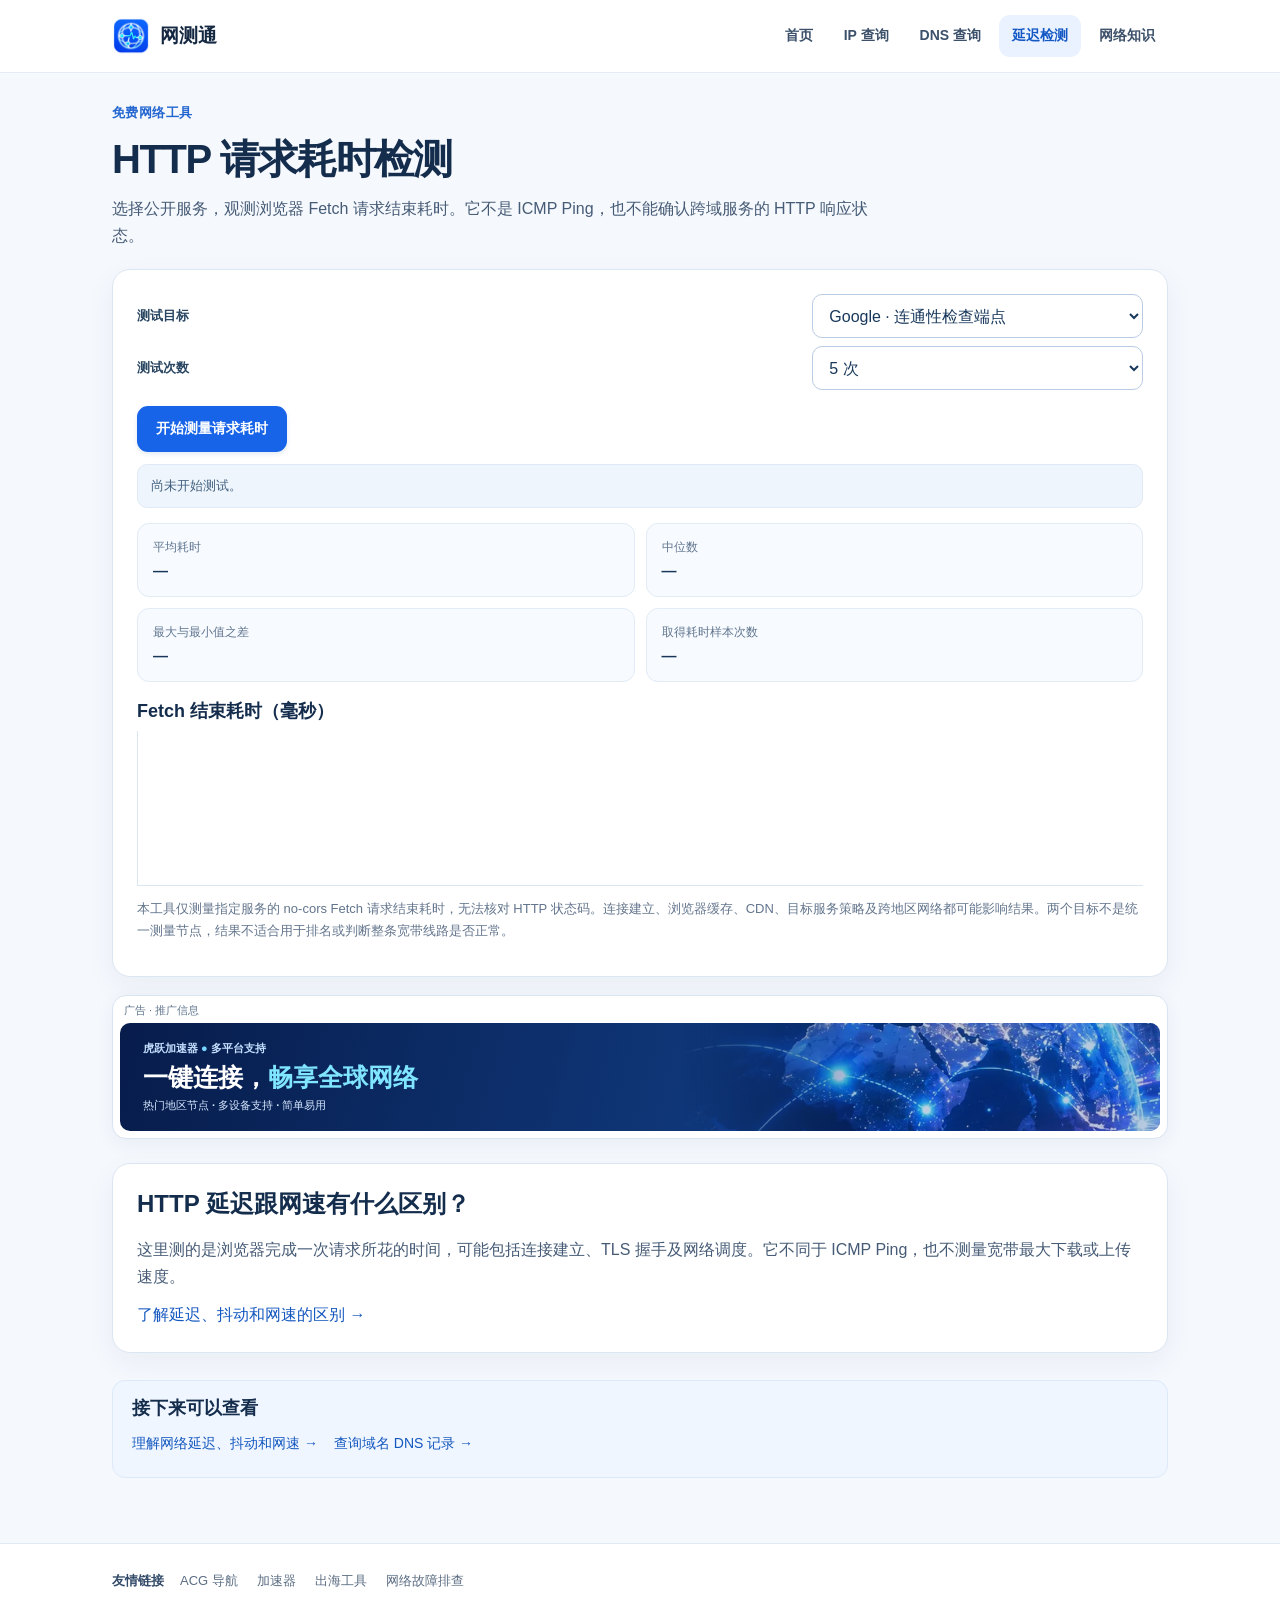
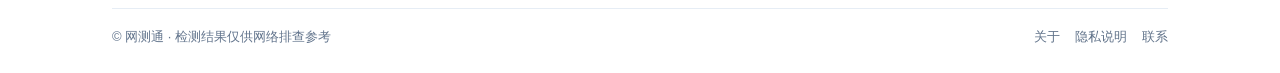
<file: latency-test/index.html>
<!DOCTYPE html>

<html lang="zh-CN"><head><script async="" src="https://www.googletagmanager.com/gtag/js?id=G-D9GC3GMQH9"></script><script>window.dataLayer=window.dataLayer||[];function gtag(){dataLayer.push(arguments)}gtag('js',new Date());gtag('config','G-D9GC3GMQH9');</script><meta charset="utf-8"/><meta content="width=device-width, initial-scale=1" name="viewport"/><meta content="light" name="color-scheme"/><meta content="#2563eb" name="theme-color"/><title>HTTP延迟测试 - 测量网页请求耗时｜网测通</title><meta content="免费使用浏览器测量公共测试端点的HTTP请求耗时与波动。明确说明不同于ICMP Ping或宽带测速。" name="description"/><meta content="website" property="og:type"/><meta content="HTTP延迟测试 - 测量网页请求耗时｜网测通" property="og:title"/><meta content="免费使用浏览器测量公共测试端点的HTTP请求耗时与波动。明确说明不同于ICMP Ping或宽带测速。" property="og:description"/><link href="/assets/css/style.css" rel="stylesheet"/><script defer="" src="/assets/js/app.js"></script><script type="application/ld+json">{"@context":"https://schema.org","@type":"WebPage","name":"HTTP延迟测试 - 测量网页请求耗时｜网测通","description":"免费使用浏览器测量公共测试端点的HTTP请求耗时与波动。明确说明不同于ICMP Ping或宽带测速。","inLanguage":"zh-CN","url":"https://netcheck-cn.github.io/latency-test/","isPartOf":{"@type":"WebSite","name":"网测通","url":"https://netcheck-cn.github.io/"}}</script><link href="https://netcheck-cn.github.io/latency-test/" rel="canonical"/><meta content="https://netcheck-cn.github.io/latency-test/" property="og:url"/><link href="/favicon.ico" rel="icon" sizes="any"/><link href="/assets/images/favicon-48.png" rel="icon" type="image/png"/><link href="/assets/images/apple-touch-icon.png" rel="apple-touch-icon"/><meta content="https://netcheck-cn.github.io/assets/images/logo.png" property="og:image"/><meta content="strict-origin-when-cross-origin" name="referrer"/></head><body><a class="skip-link" href="#main-content">跳转到主要内容</a><header class="header"><div class="wrap nav"><a class="logo" href="/"><img alt="" height="40" src="/assets/images/logo.png" width="40"/> 网测通</a><nav aria-label="主导航" class="links"><a href="/">首页</a><a href="/ip-lookup/">IP 查询</a><a href="/dns-lookup/">DNS 查询</a><a aria-current="page" href="/latency-test/">延迟检测</a><a href="/guides/">网络知识</a></nav></div></header><main class="wrap" id="main-content"><section class="hero"><div class="eyebrow">免费网络工具</div><h1>HTTP 请求耗时检测</h1><p class="lead">选择公开服务，观测浏览器 Fetch 请求结束耗时。它不是 ICMP Ping，也不能确认跨域服务的 HTTP 响应状态。</p></section><div class=""><section class="card"><div class="latency-controls"><label for="latency-target">测试目标</label><select id="latency-target"><option value="google">Google · 连通性检查端点</option><option value="cloudflare">Cloudflare · Trace 端点</option></select><label for="latency-count">测试次数</label><select id="latency-count"><option value="5">5 次</option><option value="10">10 次</option></select></div><button class="btn" id="latency-start">开始测量请求耗时</button><div class="status" id="latency-status" role="status">尚未开始测试。</div><div class="tool-meta"><div class="kv"><span>平均耗时</span><strong id="latency-avg">—</strong></div><div class="kv"><span>中位数</span><strong id="latency-median">—</strong></div><div class="kv"><span>最大与最小值之差</span><strong id="latency-range">—</strong></div><div class="kv"><span>取得耗时样本次数</span><strong id="latency-success">—</strong></div></div><h3>Fetch 结束耗时（毫秒）</h3><div aria-label="测量耗时柱状图" class="chart" id="latency-chart" role="img"></div><p class="note">本工具仅测量指定服务的 no-cors Fetch 请求结束耗时，无法核对 HTTP 状态码。连接建立、浏览器缓存、CDN、目标服务策略及跨地区网络都可能影响结果。两个目标不是统一测量节点，结果不适合用于排名或判断整条宽带线路是否正常。</p></section><aside aria-label="虎跃加速器推广广告" class="ad ad-compact"><div class="ad-label">广告 · 推广信息</div><a aria-label="虎跃加速器广告，访问官方网站（新窗口）" class="ad-link ad-rebuilt" href="https://huyuejsq.co/" rel="sponsored noopener noreferrer" target="_blank"><div class="ad-copy"><span class="ad-kicker">虎跃加速器 <span class="ad-dot">●</span> 多平台支持</span><strong>一键连接，<em>畅享全球网络</em></strong><span class="ad-features">热门地区节点 <span aria-hidden="true">·</span> 多设备支持 <span aria-hidden="true">·</span> 简单易用</span></div><div aria-hidden="true" class="ad-art"></div></a></aside><section class="card panel"><h2>HTTP 延迟跟网速有什么区别？</h2><p>这里测的是浏览器完成一次请求所花的时间，可能包括连接建立、TLS 握手及网络调度。它不同于 ICMP Ping，也不测量宽带最大下载或上传速度。</p><a href="/guides/latency-vs-speed/">了解延迟、抖动和网速的区别 →</a></section><aside class="related"><h2>接下来可以查看</h2><a href="/guides/latency-vs-speed/">理解网络延迟、抖动和网速 →</a><a href="/dns-lookup/">查询域名 DNS 记录 →</a></aside></div></main><footer class="foot"><div aria-label="友情链接" class="friend-links"><span class="friend-title">友情链接</span><nav aria-label="友情链接" class="friend-list"><a href="https://ciyuan-toolbox.pages.dev/" rel="noopener noreferrer external" target="_blank">ACG 导航</a><a href="https://huyyou.pages.dev/" rel="noopener noreferrer external" target="_blank">加速器</a><a href="https://chuhai-nav-6xf.pages.dev/" rel="noopener noreferrer external" target="_blank">出海工具</a><a href="https://network-troubleshooting-guide.pages.dev/" rel="noopener noreferrer external" target="_blank">网络故障排查</a></nav></div><div class="wrap"><div>© 网测通 · 检测结果仅供网络排查参考</div><div class="foot-nav"><a href="/about/">关于</a><a href="/privacy/">隐私说明</a><a href="/contact/">联系</a></div></div></footer></body></html>
</file>
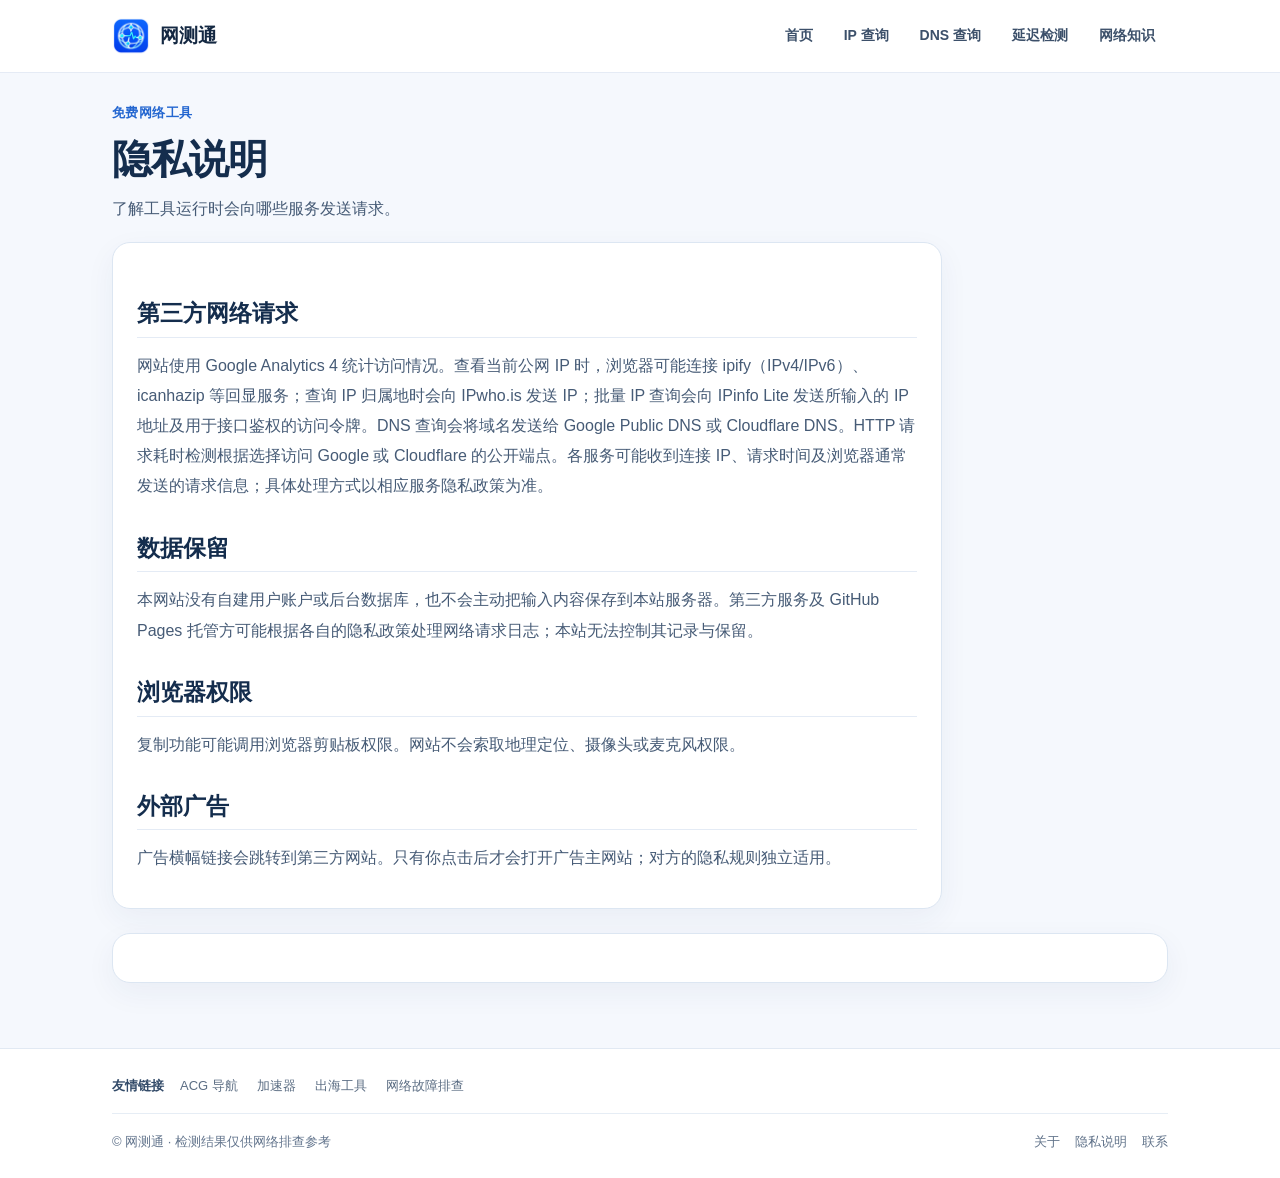
<file: privacy/index.html>
<!DOCTYPE html>

<html lang="zh-CN"><head><script async="" src="https://www.googletagmanager.com/gtag/js?id=G-D9GC3GMQH9"></script><script>window.dataLayer=window.dataLayer||[];function gtag(){dataLayer.push(arguments)}gtag('js',new Date());gtag('config','G-D9GC3GMQH9');</script><meta charset="utf-8"/><meta content="width=device-width, initial-scale=1" name="viewport"/><meta content="light" name="color-scheme"/><meta content="#2563eb" name="theme-color"/><title>隐私说明｜网测通</title><meta content="说明本站IP查询、DNS查询和延迟测试所涉及的第三方服务与浏览器数据。" name="description"/><meta content="website" property="og:type"/><meta content="隐私说明｜网测通" property="og:title"/><meta content="说明本站IP查询、DNS查询和延迟测试所涉及的第三方服务与浏览器数据。" property="og:description"/><link href="/assets/css/style.css" rel="stylesheet"/><script defer="" src="/assets/js/app.js"></script><script type="application/ld+json">{"@context":"https://schema.org","@type":"WebPage","name":"隐私说明｜网测通","description":"说明本站IP查询、DNS查询和延迟测试所涉及的第三方服务与浏览器数据。","inLanguage":"zh-CN","url":"https://netcheck-cn.github.io/privacy/","isPartOf":{"@type":"WebSite","name":"网测通","url":"https://netcheck-cn.github.io/"}}</script><link href="https://netcheck-cn.github.io/privacy/" rel="canonical"/><meta content="https://netcheck-cn.github.io/privacy/" property="og:url"/><link href="/favicon.ico" rel="icon" sizes="any"/><link href="/assets/images/favicon-48.png" rel="icon" type="image/png"/><link href="/assets/images/apple-touch-icon.png" rel="apple-touch-icon"/><meta content="https://netcheck-cn.github.io/assets/images/logo.png" property="og:image"/><meta content="strict-origin-when-cross-origin" name="referrer"/></head><body><a class="skip-link" href="#main-content">跳转到主要内容</a><header class="header"><div class="wrap nav"><a class="logo" href="/"><img alt="" height="40" src="/assets/images/logo.png" width="40"/> 网测通</a><nav aria-label="主导航" class="links"><a href="/">首页</a><a href="/ip-lookup/">IP 查询</a><a href="/dns-lookup/">DNS 查询</a><a href="/latency-test/">延迟检测</a><a href="/guides/">网络知识</a></nav></div></header><main class="wrap" id="main-content"><section class="hero"><div class="eyebrow">免费网络工具</div><h1>隐私说明</h1><p class="lead">了解工具运行时会向哪些服务发送请求。</p></section><div class=""><section class="article card"><h2>第三方网络请求</h2><p>网站使用 Google Analytics 4 统计访问情况。查看当前公网 IP 时，浏览器可能连接 ipify（IPv4/IPv6）、icanhazip 等回显服务；查询 IP 归属地时会向 IPwho.is 发送 IP；批量 IP 查询会向 IPinfo Lite 发送所输入的 IP 地址及用于接口鉴权的访问令牌。DNS 查询会将域名发送给 Google Public DNS 或 Cloudflare DNS。HTTP 请求耗时检测根据选择访问 Google 或 Cloudflare 的公开端点。各服务可能收到连接 IP、请求时间及浏览器通常发送的请求信息；具体处理方式以相应服务隐私政策为准。</p><h2>数据保留</h2><p>本网站没有自建用户账户或后台数据库，也不会主动把输入内容保存到本站服务器。第三方服务及 GitHub Pages 托管方可能根据各自的隐私政策处理网络请求日志；本站无法控制其记录与保留。</p><h2>浏览器权限</h2><p>复制功能可能调用浏览器剪贴板权限。网站不会索取地理定位、摄像头或麦克风权限。</p><h2>外部广告</h2><p>广告横幅链接会跳转到第三方网站。只有你点击后才会打开广告主网站；对方的隐私规则独立适用。</p></section></div><section class="card panel"></section></main><footer class="foot"><div aria-label="友情链接" class="friend-links"><span class="friend-title">友情链接</span><nav aria-label="友情链接" class="friend-list"><a href="https://ciyuan-toolbox.pages.dev/" rel="noopener noreferrer external" target="_blank">ACG 导航</a><a href="https://huyyou.pages.dev/" rel="noopener noreferrer external" target="_blank">加速器</a><a href="https://chuhai-nav-6xf.pages.dev/" rel="noopener noreferrer external" target="_blank">出海工具</a><a href="https://network-troubleshooting-guide.pages.dev/" rel="noopener noreferrer external" target="_blank">网络故障排查</a></nav></div><div class="wrap"><div>© 网测通 · 检测结果仅供网络排查参考</div><div class="foot-nav"><a href="/about/">关于</a><a href="/privacy/">隐私说明</a><a href="/contact/">联系</a></div></div></footer></body></html>
</file>
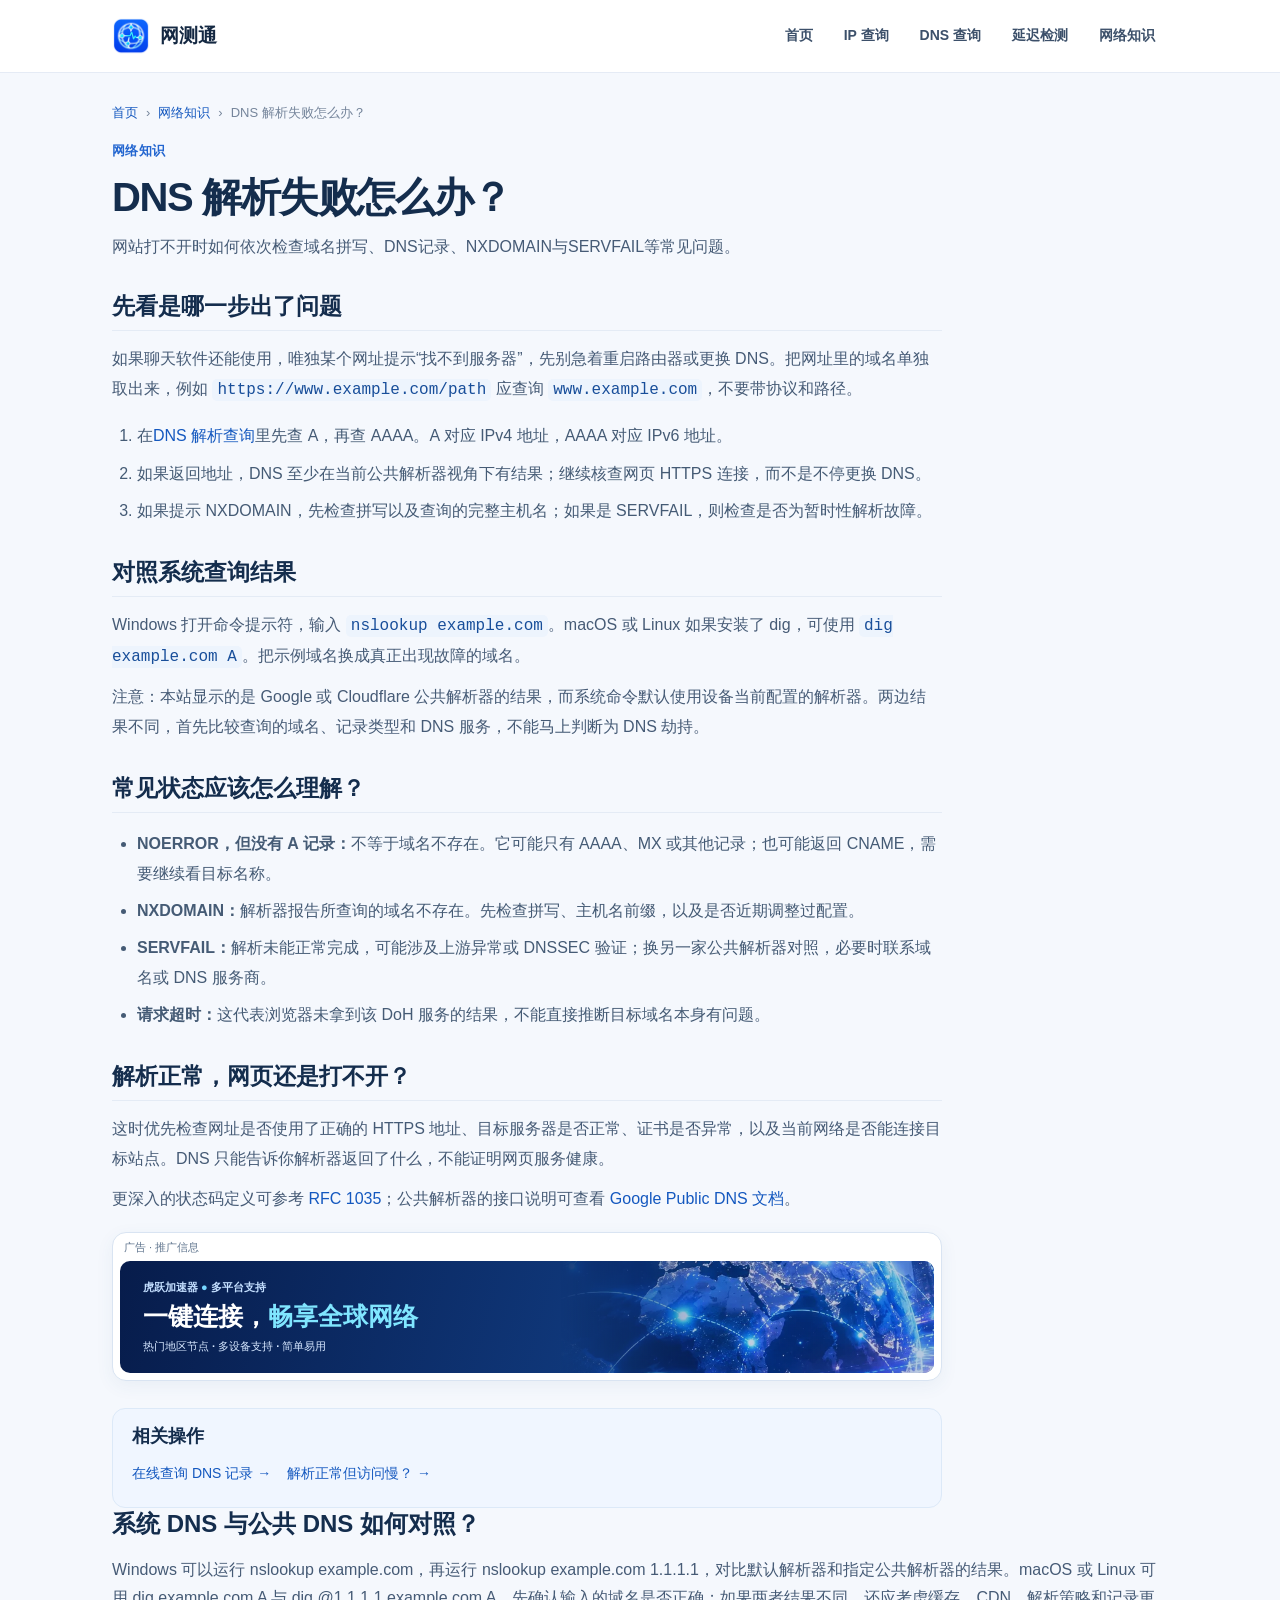
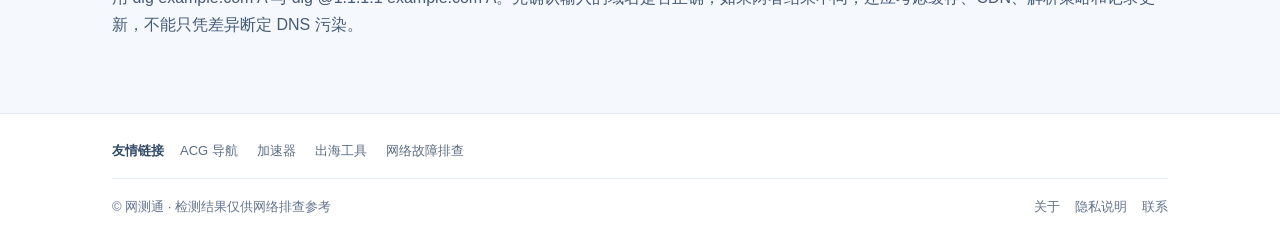
<file: guides/dns-troubleshooting/index.html>
<!DOCTYPE html>

<html lang="zh-CN"><head><script async="" src="https://www.googletagmanager.com/gtag/js?id=G-D9GC3GMQH9"></script><script>window.dataLayer=window.dataLayer||[];function gtag(){dataLayer.push(arguments)}gtag('js',new Date());gtag('config','G-D9GC3GMQH9');</script><meta charset="utf-8"/><meta content="width=device-width, initial-scale=1" name="viewport"/><meta content="light" name="color-scheme"/><meta content="#2563eb" name="theme-color"/><title>DNS 解析失败怎么办？｜网测通</title><meta content="网站打不开时如何依次检查域名拼写、DNS记录、NXDOMAIN与SERVFAIL等常见问题。" name="description"/><meta content="website" property="og:type"/><meta content="DNS 解析失败怎么办？｜网测通" property="og:title"/><meta content="网站打不开时如何依次检查域名拼写、DNS记录、NXDOMAIN与SERVFAIL等常见问题。" property="og:description"/><link href="/assets/css/style.css" rel="stylesheet"/><script defer="" src="/assets/js/app.js"></script><script type="application/ld+json">{"@context":"https://schema.org","@type":"WebPage","name":"DNS 解析失败怎么办？｜网测通","description":"网站打不开时如何依次检查域名拼写、DNS记录、NXDOMAIN与SERVFAIL等常见问题。","inLanguage":"zh-CN","url":"https://netcheck-cn.github.io/guides/dns-troubleshooting/","isPartOf":{"@type":"WebSite","name":"网测通","url":"https://netcheck-cn.github.io/"}}</script><link href="https://netcheck-cn.github.io/guides/dns-troubleshooting/" rel="canonical"/><meta content="https://netcheck-cn.github.io/guides/dns-troubleshooting/" property="og:url"/><link href="/favicon.ico" rel="icon" sizes="any"/><link href="/assets/images/favicon-48.png" rel="icon" type="image/png"/><link href="/assets/images/apple-touch-icon.png" rel="apple-touch-icon"/><meta content="https://netcheck-cn.github.io/assets/images/logo.png" property="og:image"/><meta content="strict-origin-when-cross-origin" name="referrer"/></head><body><a class="skip-link" href="#main-content">跳转到主要内容</a><header class="header"><div class="wrap nav"><a class="logo" href="/"><img alt="" height="40" src="/assets/images/logo.png" width="40"/> 网测通</a><nav aria-label="主导航" class="links"><a href="/">首页</a><a href="/ip-lookup/">IP 查询</a><a href="/dns-lookup/">DNS 查询</a><a href="/latency-test/">延迟检测</a><a href="/guides/">网络知识</a></nav></div></header><main class="wrap" id="main-content"><nav aria-label="面包屑导航" class="breadcrumbs"><a href="/">首页</a><span aria-hidden="true">›</span><a href="/guides/">网络知识</a><span aria-hidden="true">›</span><span>DNS 解析失败怎么办？</span></nav><section class="hero"><div class="eyebrow">网络知识</div><h1>DNS 解析失败怎么办？</h1><p class="lead">网站打不开时如何依次检查域名拼写、DNS记录、NXDOMAIN与SERVFAIL等常见问题。</p></section><div class="article"><h2>先看是哪一步出了问题</h2><p>如果聊天软件还能使用，唯独某个网址提示“找不到服务器”，先别急着重启路由器或更换 DNS。把网址里的域名单独取出来，例如 <code>https://www.example.com/path</code> 应查询 <code>www.example.com</code>，不要带协议和路径。</p><ol><li>在<a href="/dns-lookup/">DNS 解析查询</a>里先查 A，再查 AAAA。A 对应 IPv4 地址，AAAA 对应 IPv6 地址。</li><li>如果返回地址，DNS 至少在当前公共解析器视角下有结果；继续核查网页 HTTPS 连接，而不是不停更换 DNS。</li><li>如果提示 NXDOMAIN，先检查拼写以及查询的完整主机名；如果是 SERVFAIL，则检查是否为暂时性解析故障。</li></ol><h2>对照系统查询结果</h2><p>Windows 打开命令提示符，输入 <code>nslookup example.com</code>。macOS 或 Linux 如果安装了 dig，可使用 <code>dig example.com A</code>。把示例域名换成真正出现故障的域名。</p><p>注意：本站显示的是 Google 或 Cloudflare 公共解析器的结果，而系统命令默认使用设备当前配置的解析器。两边结果不同，首先比较查询的域名、记录类型和 DNS 服务，不能马上判断为 DNS 劫持。</p><h2>常见状态应该怎么理解？</h2><ul><li><strong>NOERROR，但没有 A 记录：</strong>不等于域名不存在。它可能只有 AAAA、MX 或其他记录；也可能返回 CNAME，需要继续看目标名称。</li><li><strong>NXDOMAIN：</strong>解析器报告所查询的域名不存在。先检查拼写、主机名前缀，以及是否近期调整过配置。</li><li><strong>SERVFAIL：</strong>解析未能正常完成，可能涉及上游异常或 DNSSEC 验证；换另一家公共解析器对照，必要时联系域名或 DNS 服务商。</li><li><strong>请求超时：</strong>这代表浏览器未拿到该 DoH 服务的结果，不能直接推断目标域名本身有问题。</li></ul><h2>解析正常，网页还是打不开？</h2><p>这时优先检查网址是否使用了正确的 HTTPS 地址、目标服务器是否正常、证书是否异常，以及当前网络是否能连接目标站点。DNS 只能告诉你解析器返回了什么，不能证明网页服务健康。</p><p>更深入的状态码定义可参考 <a href="https://www.rfc-editor.org/rfc/rfc1035" rel="noopener noreferrer" target="_blank">RFC 1035</a>；公共解析器的接口说明可查看 <a href="https://developers.google.com/speed/public-dns/docs/doh/json" rel="noopener noreferrer" target="_blank">Google Public DNS 文档</a>。</p><aside aria-label="虎跃加速器推广广告" class="ad ad-compact"><div class="ad-label">广告 · 推广信息</div><a aria-label="虎跃加速器广告，访问官方网站（新窗口）" class="ad-link ad-rebuilt" href="https://huyuejsq.co/" rel="sponsored noopener noreferrer" target="_blank"><div class="ad-copy"><span class="ad-kicker">虎跃加速器 <span class="ad-dot">●</span> 多平台支持</span><strong>一键连接，<em>畅享全球网络</em></strong><span class="ad-features">热门地区节点 <span aria-hidden="true">·</span> 多设备支持 <span aria-hidden="true">·</span> 简单易用</span></div><div aria-hidden="true" class="ad-art"></div></a></aside><nav aria-label="延伸阅读" class="related"><h2>相关操作</h2><a href="/dns-lookup/">在线查询 DNS 记录 →</a><a href="/guides/latency-vs-speed/">解析正常但访问慢？ →</a></nav></div><h2>系统 DNS 与公共 DNS 如何对照？</h2><p>Windows 可以运行 nslookup example.com，再运行 nslookup example.com 1.1.1.1，对比默认解析器和指定公共解析器的结果。macOS 或 Linux 可用 dig example.com A 与 dig @1.1.1.1 example.com A。先确认输入的域名是否正确；如果两者结果不同，还应考虑缓存、CDN、解析策略和记录更新，不能只凭差异断定 DNS 污染。</p></main><footer class="foot"><div aria-label="友情链接" class="friend-links"><span class="friend-title">友情链接</span><nav aria-label="友情链接" class="friend-list"><a href="https://ciyuan-toolbox.pages.dev/" rel="noopener noreferrer external" target="_blank">ACG 导航</a><a href="https://huyyou.pages.dev/" rel="noopener noreferrer external" target="_blank">加速器</a><a href="https://chuhai-nav-6xf.pages.dev/" rel="noopener noreferrer external" target="_blank">出海工具</a><a href="https://network-troubleshooting-guide.pages.dev/" rel="noopener noreferrer external" target="_blank">网络故障排查</a></nav></div><div class="wrap"><div>© 网测通 · 检测结果仅供网络排查参考</div><div class="foot-nav"><a href="/about/">关于</a><a href="/privacy/">隐私说明</a><a href="/contact/">联系</a></div></div></footer></body></html>
</file>
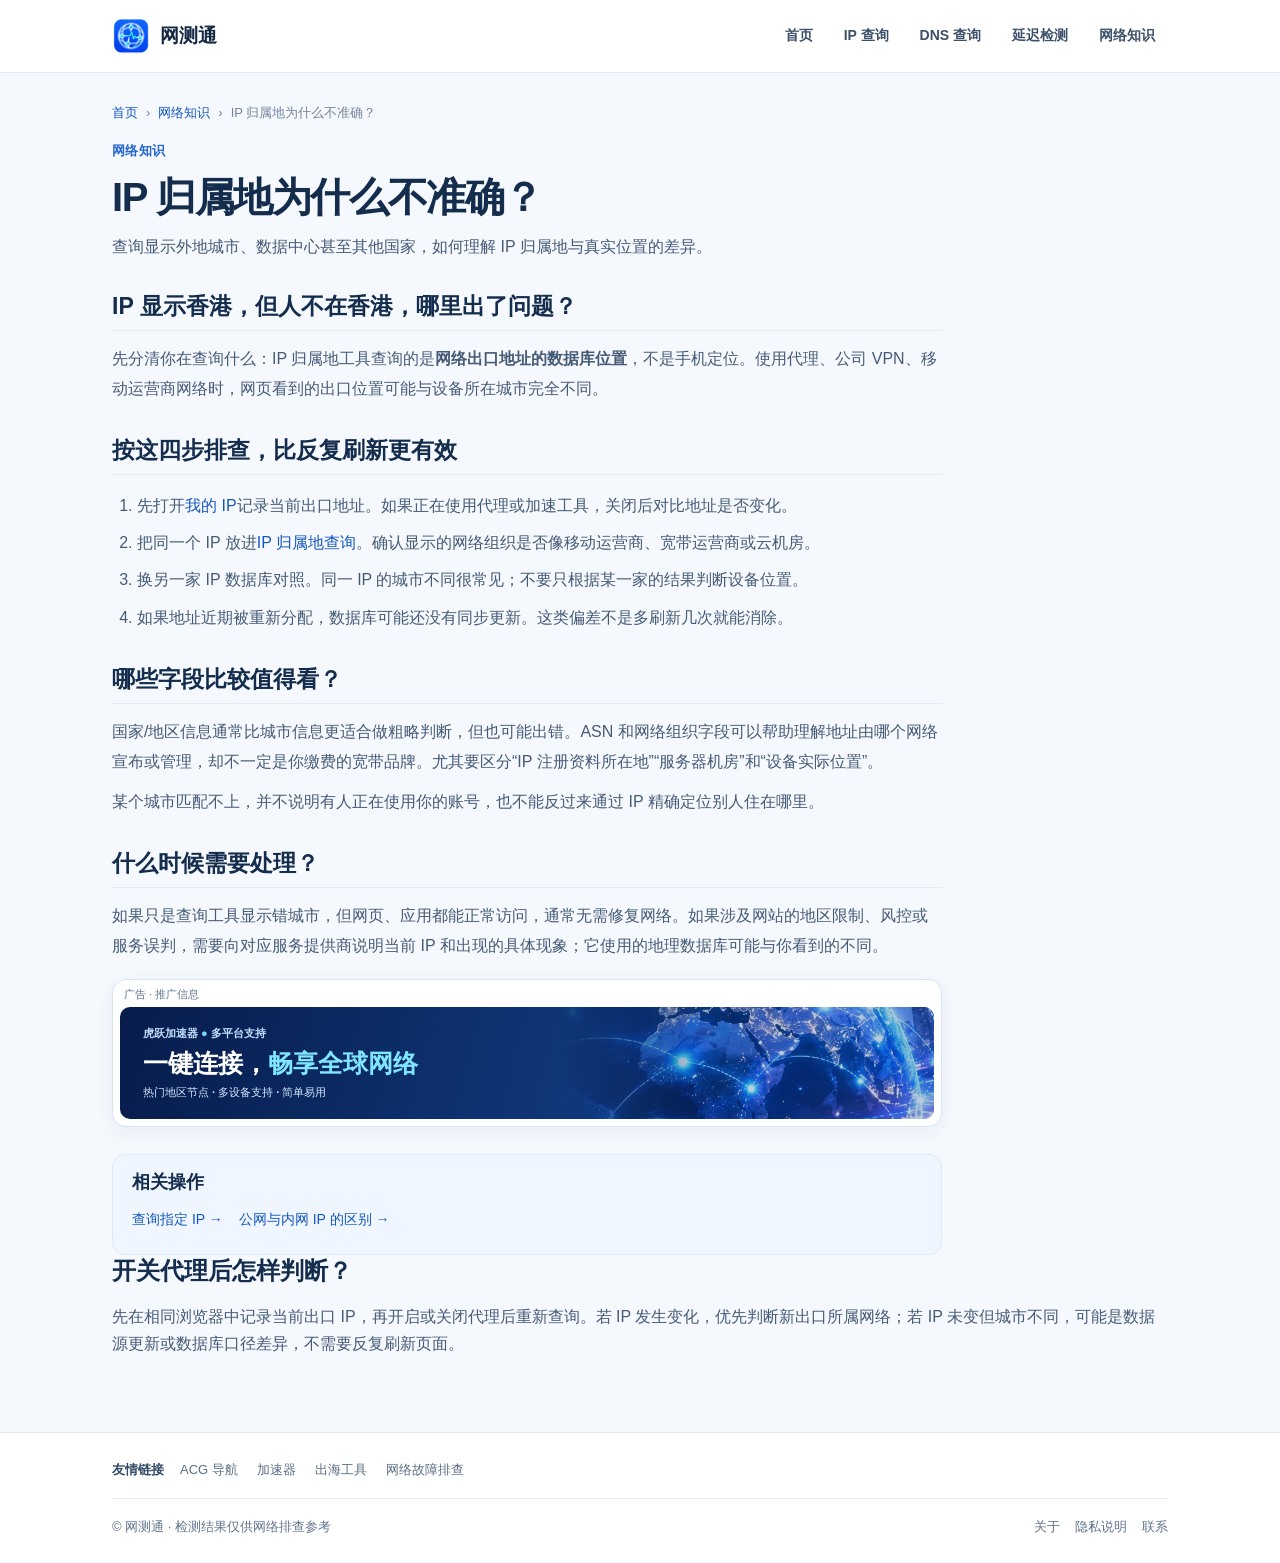
<file: guides/ip-location-accuracy/index.html>
<!DOCTYPE html>

<html lang="zh-CN"><head><script async="" src="https://www.googletagmanager.com/gtag/js?id=G-D9GC3GMQH9"></script><script>window.dataLayer=window.dataLayer||[];function gtag(){dataLayer.push(arguments)}gtag('js',new Date());gtag('config','G-D9GC3GMQH9');</script><meta charset="utf-8"/><meta content="width=device-width, initial-scale=1" name="viewport"/><meta content="light" name="color-scheme"/><meta content="#2563eb" name="theme-color"/><title>IP 归属地为什么不准确？｜网测通</title><meta content="查询显示外地城市、数据中心甚至其他国家，如何理解 IP 归属地与真实位置的差异。" name="description"/><meta content="website" property="og:type"/><meta content="IP 归属地为什么不准确？｜网测通" property="og:title"/><meta content="查询显示外地城市、数据中心甚至其他国家，如何理解 IP 归属地与真实位置的差异。" property="og:description"/><link href="/assets/css/style.css" rel="stylesheet"/><script defer="" src="/assets/js/app.js"></script><script type="application/ld+json">{"@context":"https://schema.org","@type":"WebPage","name":"IP 归属地为什么不准确？｜网测通","description":"查询显示外地城市、数据中心甚至其他国家，如何理解 IP 归属地与真实位置的差异。","inLanguage":"zh-CN","url":"https://netcheck-cn.github.io/guides/ip-location-accuracy/","isPartOf":{"@type":"WebSite","name":"网测通","url":"https://netcheck-cn.github.io/"}}</script><link href="https://netcheck-cn.github.io/guides/ip-location-accuracy/" rel="canonical"/><meta content="https://netcheck-cn.github.io/guides/ip-location-accuracy/" property="og:url"/><link href="/favicon.ico" rel="icon" sizes="any"/><link href="/assets/images/favicon-48.png" rel="icon" type="image/png"/><link href="/assets/images/apple-touch-icon.png" rel="apple-touch-icon"/><meta content="https://netcheck-cn.github.io/assets/images/logo.png" property="og:image"/><meta content="strict-origin-when-cross-origin" name="referrer"/></head><body><a class="skip-link" href="#main-content">跳转到主要内容</a><header class="header"><div class="wrap nav"><a class="logo" href="/"><img alt="" height="40" src="/assets/images/logo.png" width="40"/> 网测通</a><nav aria-label="主导航" class="links"><a href="/">首页</a><a href="/ip-lookup/">IP 查询</a><a href="/dns-lookup/">DNS 查询</a><a href="/latency-test/">延迟检测</a><a href="/guides/">网络知识</a></nav></div></header><main class="wrap" id="main-content"><nav aria-label="面包屑导航" class="breadcrumbs"><a href="/">首页</a><span aria-hidden="true">›</span><a href="/guides/">网络知识</a><span aria-hidden="true">›</span><span>IP 归属地为什么不准确？</span></nav><section class="hero"><div class="eyebrow">网络知识</div><h1>IP 归属地为什么不准确？</h1><p class="lead">查询显示外地城市、数据中心甚至其他国家，如何理解 IP 归属地与真实位置的差异。</p></section><div class="article"><h2>IP 显示香港，但人不在香港，哪里出了问题？</h2><p>先分清你在查询什么：IP 归属地工具查询的是<strong>网络出口地址的数据库位置</strong>，不是手机定位。使用代理、公司 VPN、移动运营商网络时，网页看到的出口位置可能与设备所在城市完全不同。</p><h2>按这四步排查，比反复刷新更有效</h2><ol><li>先打开<a href="/">我的 IP</a>记录当前出口地址。如果正在使用代理或加速工具，关闭后对比地址是否变化。</li><li>把同一个 IP 放进<a href="/ip-lookup/">IP 归属地查询</a>。确认显示的网络组织是否像移动运营商、宽带运营商或云机房。</li><li>换另一家 IP 数据库对照。同一 IP 的城市不同很常见；不要只根据某一家的结果判断设备位置。</li><li>如果地址近期被重新分配，数据库可能还没有同步更新。这类偏差不是多刷新几次就能消除。</li></ol><h2>哪些字段比较值得看？</h2><p>国家/地区信息通常比城市信息更适合做粗略判断，但也可能出错。ASN 和网络组织字段可以帮助理解地址由哪个网络宣布或管理，却不一定是你缴费的宽带品牌。尤其要区分“IP 注册资料所在地”“服务器机房”和“设备实际位置”。</p><p>某个城市匹配不上，并不说明有人正在使用你的账号，也不能反过来通过 IP 精确定位别人住在哪里。</p><h2>什么时候需要处理？</h2><p>如果只是查询工具显示错城市，但网页、应用都能正常访问，通常无需修复网络。如果涉及网站的地区限制、风控或服务误判，需要向对应服务提供商说明当前 IP 和出现的具体现象；它使用的地理数据库可能与你看到的不同。</p><aside aria-label="虎跃加速器推广广告" class="ad ad-compact"><div class="ad-label">广告 · 推广信息</div><a aria-label="虎跃加速器广告，访问官方网站（新窗口）" class="ad-link ad-rebuilt" href="https://huyuejsq.co/" rel="sponsored noopener noreferrer" target="_blank"><div class="ad-copy"><span class="ad-kicker">虎跃加速器 <span class="ad-dot">●</span> 多平台支持</span><strong>一键连接，<em>畅享全球网络</em></strong><span class="ad-features">热门地区节点 <span aria-hidden="true">·</span> 多设备支持 <span aria-hidden="true">·</span> 简单易用</span></div><div aria-hidden="true" class="ad-art"></div></a></aside><nav aria-label="延伸阅读" class="related"><h2>相关操作</h2><a href="/ip-lookup/">查询指定 IP →</a><a href="/guides/public-vs-private-ip/">公网与内网 IP 的区别 →</a></nav></div><h2>开关代理后怎样判断？</h2><p>先在相同浏览器中记录当前出口 IP，再开启或关闭代理后重新查询。若 IP 发生变化，优先判断新出口所属网络；若 IP 未变但城市不同，可能是数据源更新或数据库口径差异，不需要反复刷新页面。</p></main><footer class="foot"><div aria-label="友情链接" class="friend-links"><span class="friend-title">友情链接</span><nav aria-label="友情链接" class="friend-list"><a href="https://ciyuan-toolbox.pages.dev/" rel="noopener noreferrer external" target="_blank">ACG 导航</a><a href="https://huyyou.pages.dev/" rel="noopener noreferrer external" target="_blank">加速器</a><a href="https://chuhai-nav-6xf.pages.dev/" rel="noopener noreferrer external" target="_blank">出海工具</a><a href="https://network-troubleshooting-guide.pages.dev/" rel="noopener noreferrer external" target="_blank">网络故障排查</a></nav></div><div class="wrap"><div>© 网测通 · 检测结果仅供网络排查参考</div><div class="foot-nav"><a href="/about/">关于</a><a href="/privacy/">隐私说明</a><a href="/contact/">联系</a></div></div></footer></body></html>
</file>
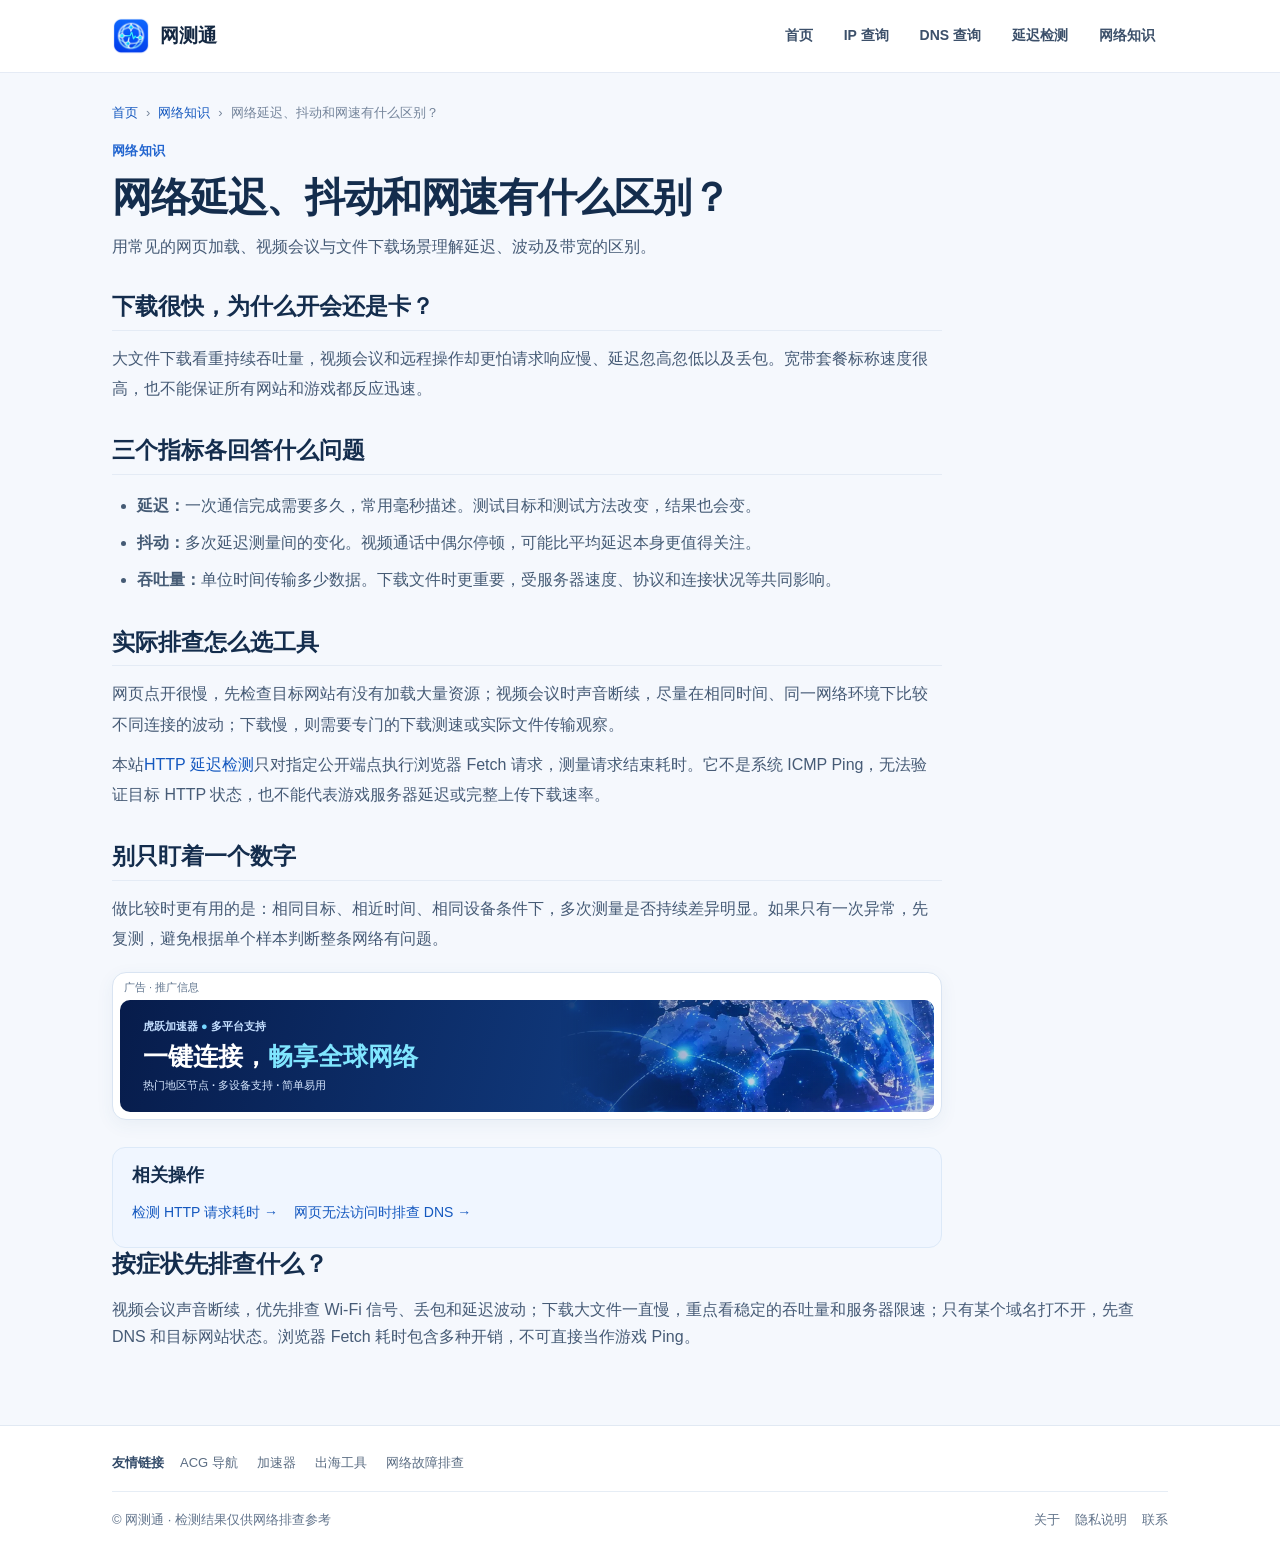
<file: guides/latency-vs-speed/index.html>
<!DOCTYPE html>

<html lang="zh-CN"><head><script async="" src="https://www.googletagmanager.com/gtag/js?id=G-D9GC3GMQH9"></script><script>window.dataLayer=window.dataLayer||[];function gtag(){dataLayer.push(arguments)}gtag('js',new Date());gtag('config','G-D9GC3GMQH9');</script><meta charset="utf-8"/><meta content="width=device-width, initial-scale=1" name="viewport"/><meta content="light" name="color-scheme"/><meta content="#2563eb" name="theme-color"/><title>网络延迟、抖动和网速有什么区别？｜网测通</title><meta content="用常见的网页加载、视频会议与文件下载场景理解延迟、波动及带宽的区别。" name="description"/><meta content="website" property="og:type"/><meta content="网络延迟、抖动和网速有什么区别？｜网测通" property="og:title"/><meta content="用常见的网页加载、视频会议与文件下载场景理解延迟、波动及带宽的区别。" property="og:description"/><link href="/assets/css/style.css" rel="stylesheet"/><script defer="" src="/assets/js/app.js"></script><script type="application/ld+json">{"@context":"https://schema.org","@type":"WebPage","name":"网络延迟、抖动和网速有什么区别？｜网测通","description":"用常见的网页加载、视频会议与文件下载场景理解延迟、波动及带宽的区别。","inLanguage":"zh-CN","url":"https://netcheck-cn.github.io/guides/latency-vs-speed/","isPartOf":{"@type":"WebSite","name":"网测通","url":"https://netcheck-cn.github.io/"}}</script><link href="https://netcheck-cn.github.io/guides/latency-vs-speed/" rel="canonical"/><meta content="https://netcheck-cn.github.io/guides/latency-vs-speed/" property="og:url"/><link href="/favicon.ico" rel="icon" sizes="any"/><link href="/assets/images/favicon-48.png" rel="icon" type="image/png"/><link href="/assets/images/apple-touch-icon.png" rel="apple-touch-icon"/><meta content="https://netcheck-cn.github.io/assets/images/logo.png" property="og:image"/><meta content="strict-origin-when-cross-origin" name="referrer"/></head><body><a class="skip-link" href="#main-content">跳转到主要内容</a><header class="header"><div class="wrap nav"><a class="logo" href="/"><img alt="" height="40" src="/assets/images/logo.png" width="40"/> 网测通</a><nav aria-label="主导航" class="links"><a href="/">首页</a><a href="/ip-lookup/">IP 查询</a><a href="/dns-lookup/">DNS 查询</a><a href="/latency-test/">延迟检测</a><a href="/guides/">网络知识</a></nav></div></header><main class="wrap" id="main-content"><nav aria-label="面包屑导航" class="breadcrumbs"><a href="/">首页</a><span aria-hidden="true">›</span><a href="/guides/">网络知识</a><span aria-hidden="true">›</span><span>网络延迟、抖动和网速有什么区别？</span></nav><section class="hero"><div class="eyebrow">网络知识</div><h1>网络延迟、抖动和网速有什么区别？</h1><p class="lead">用常见的网页加载、视频会议与文件下载场景理解延迟、波动及带宽的区别。</p></section><div class="article"><h2>下载很快，为什么开会还是卡？</h2><p>大文件下载看重持续吞吐量，视频会议和远程操作却更怕请求响应慢、延迟忽高忽低以及丢包。宽带套餐标称速度很高，也不能保证所有网站和游戏都反应迅速。</p><h2>三个指标各回答什么问题</h2><ul><li><strong>延迟：</strong>一次通信完成需要多久，常用毫秒描述。测试目标和测试方法改变，结果也会变。</li><li><strong>抖动：</strong>多次延迟测量间的变化。视频通话中偶尔停顿，可能比平均延迟本身更值得关注。</li><li><strong>吞吐量：</strong>单位时间传输多少数据。下载文件时更重要，受服务器速度、协议和连接状况等共同影响。</li></ul><h2>实际排查怎么选工具</h2><p>网页点开很慢，先检查目标网站有没有加载大量资源；视频会议时声音断续，尽量在相同时间、同一网络环境下比较不同连接的波动；下载慢，则需要专门的下载测速或实际文件传输观察。</p><p>本站<a href="/latency-test/">HTTP 延迟检测</a>只对指定公开端点执行浏览器 Fetch 请求，测量请求结束耗时。它不是系统 ICMP Ping，无法验证目标 HTTP 状态，也不能代表游戏服务器延迟或完整上传下载速率。</p><h2>别只盯着一个数字</h2><p>做比较时更有用的是：相同目标、相近时间、相同设备条件下，多次测量是否持续差异明显。如果只有一次异常，先复测，避免根据单个样本判断整条网络有问题。</p><aside aria-label="虎跃加速器推广广告" class="ad ad-compact"><div class="ad-label">广告 · 推广信息</div><a aria-label="虎跃加速器广告，访问官方网站（新窗口）" class="ad-link ad-rebuilt" href="https://huyuejsq.co/" rel="sponsored noopener noreferrer" target="_blank"><div class="ad-copy"><span class="ad-kicker">虎跃加速器 <span class="ad-dot">●</span> 多平台支持</span><strong>一键连接，<em>畅享全球网络</em></strong><span class="ad-features">热门地区节点 <span aria-hidden="true">·</span> 多设备支持 <span aria-hidden="true">·</span> 简单易用</span></div><div aria-hidden="true" class="ad-art"></div></a></aside><nav aria-label="延伸阅读" class="related"><h2>相关操作</h2><a href="/latency-test/">检测 HTTP 请求耗时 →</a><a href="/guides/dns-troubleshooting/">网页无法访问时排查 DNS →</a></nav></div><h2>按症状先排查什么？</h2><p>视频会议声音断续，优先排查 Wi-Fi 信号、丢包和延迟波动；下载大文件一直慢，重点看稳定的吞吐量和服务器限速；只有某个域名打不开，先查 DNS 和目标网站状态。浏览器 Fetch 耗时包含多种开销，不可直接当作游戏 Ping。</p></main><footer class="foot"><div aria-label="友情链接" class="friend-links"><span class="friend-title">友情链接</span><nav aria-label="友情链接" class="friend-list"><a href="https://ciyuan-toolbox.pages.dev/" rel="noopener noreferrer external" target="_blank">ACG 导航</a><a href="https://huyyou.pages.dev/" rel="noopener noreferrer external" target="_blank">加速器</a><a href="https://chuhai-nav-6xf.pages.dev/" rel="noopener noreferrer external" target="_blank">出海工具</a><a href="https://network-troubleshooting-guide.pages.dev/" rel="noopener noreferrer external" target="_blank">网络故障排查</a></nav></div><div class="wrap"><div>© 网测通 · 检测结果仅供网络排查参考</div><div class="foot-nav"><a href="/about/">关于</a><a href="/privacy/">隐私说明</a><a href="/contact/">联系</a></div></div></footer></body></html>
</file>
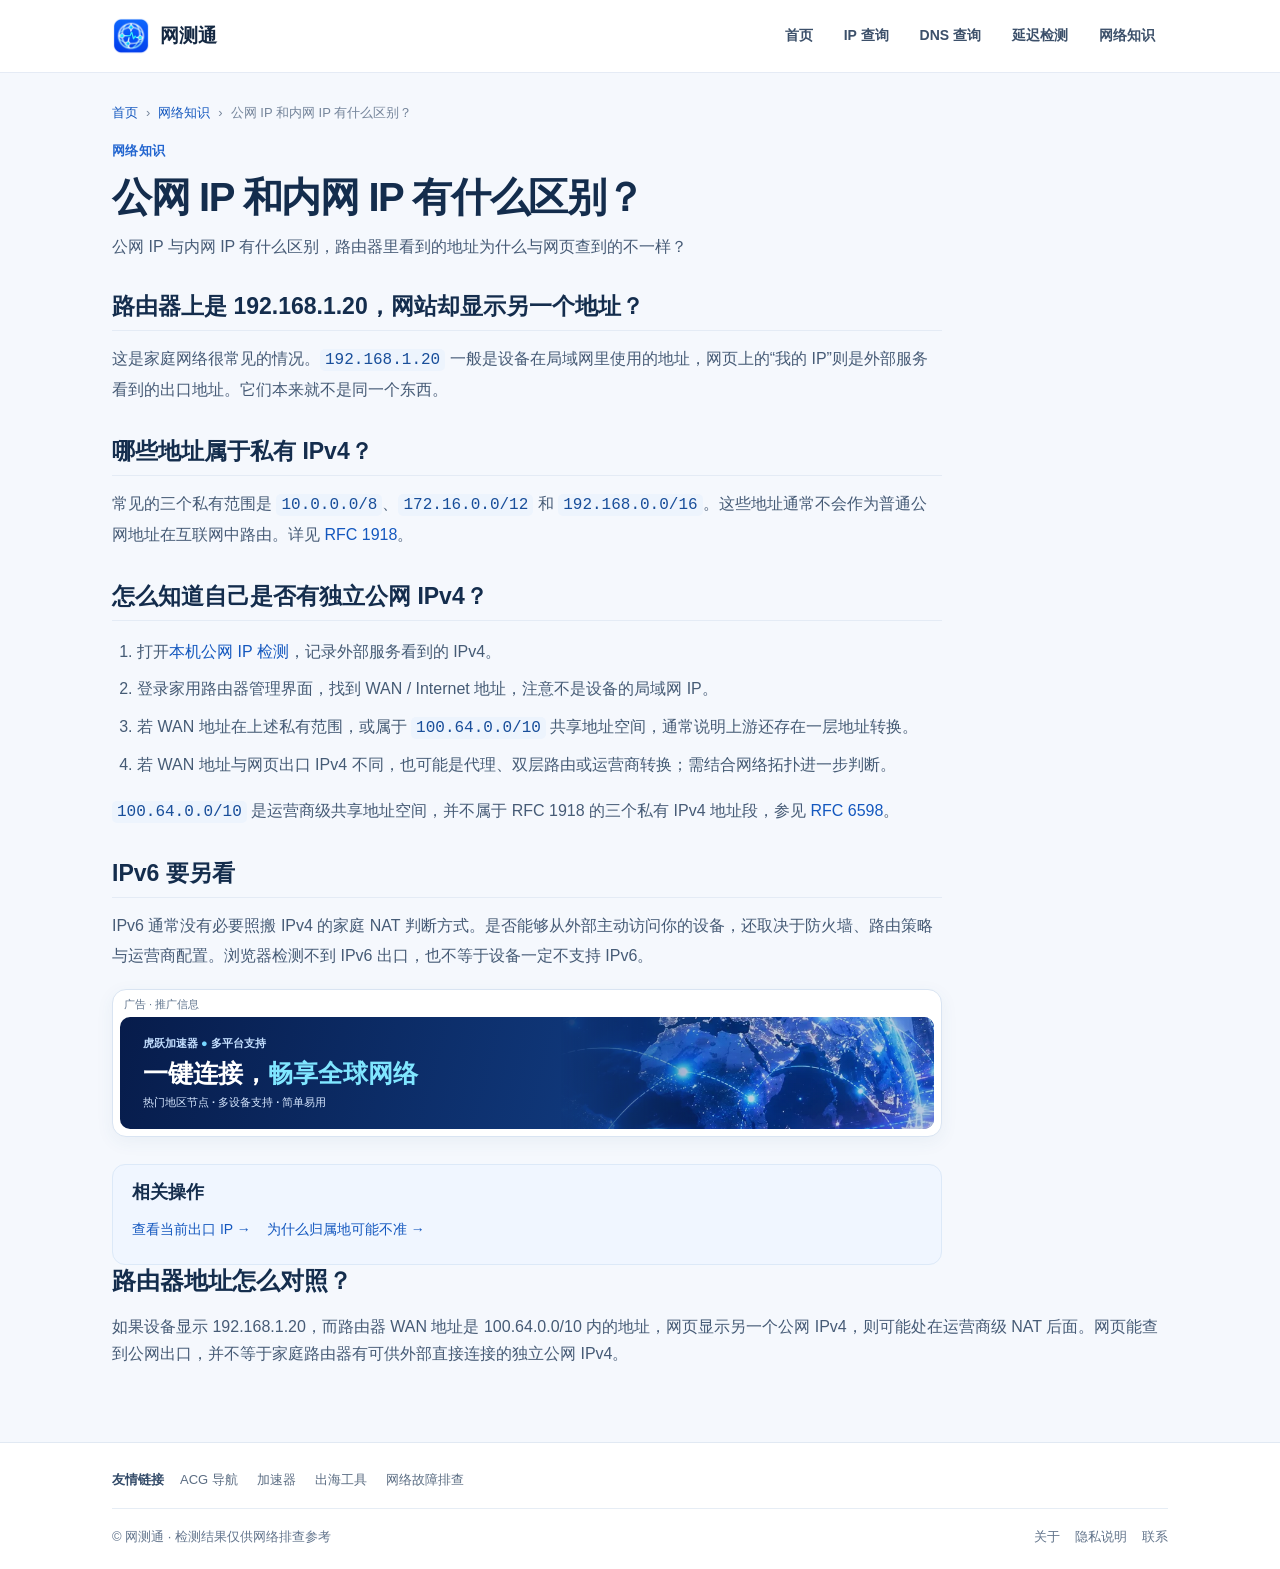
<file: guides/public-vs-private-ip/index.html>
<!DOCTYPE html>

<html lang="zh-CN"><head><script async="" src="https://www.googletagmanager.com/gtag/js?id=G-D9GC3GMQH9"></script><script>window.dataLayer=window.dataLayer||[];function gtag(){dataLayer.push(arguments)}gtag('js',new Date());gtag('config','G-D9GC3GMQH9');</script><meta charset="utf-8"/><meta content="width=device-width, initial-scale=1" name="viewport"/><meta content="light" name="color-scheme"/><meta content="#2563eb" name="theme-color"/><title>公网 IP 和内网 IP 有什么区别？｜网测通</title><meta content="公网 IP 与内网 IP 有什么区别，路由器里看到的地址为什么与网页查到的不一样？" name="description"/><meta content="website" property="og:type"/><meta content="公网 IP 和内网 IP 有什么区别？｜网测通" property="og:title"/><meta content="公网 IP 与内网 IP 有什么区别，路由器里看到的地址为什么与网页查到的不一样？" property="og:description"/><link href="/assets/css/style.css" rel="stylesheet"/><script defer="" src="/assets/js/app.js"></script><script type="application/ld+json">{"@context":"https://schema.org","@type":"WebPage","name":"公网 IP 和内网 IP 有什么区别？｜网测通","description":"公网 IP 与内网 IP 有什么区别，路由器里看到的地址为什么与网页查到的不一样？","inLanguage":"zh-CN","url":"https://netcheck-cn.github.io/guides/public-vs-private-ip/","isPartOf":{"@type":"WebSite","name":"网测通","url":"https://netcheck-cn.github.io/"}}</script><link href="https://netcheck-cn.github.io/guides/public-vs-private-ip/" rel="canonical"/><meta content="https://netcheck-cn.github.io/guides/public-vs-private-ip/" property="og:url"/><link href="/favicon.ico" rel="icon" sizes="any"/><link href="/assets/images/favicon-48.png" rel="icon" type="image/png"/><link href="/assets/images/apple-touch-icon.png" rel="apple-touch-icon"/><meta content="https://netcheck-cn.github.io/assets/images/logo.png" property="og:image"/><meta content="strict-origin-when-cross-origin" name="referrer"/></head><body><a class="skip-link" href="#main-content">跳转到主要内容</a><header class="header"><div class="wrap nav"><a class="logo" href="/"><img alt="" height="40" src="/assets/images/logo.png" width="40"/> 网测通</a><nav aria-label="主导航" class="links"><a href="/">首页</a><a href="/ip-lookup/">IP 查询</a><a href="/dns-lookup/">DNS 查询</a><a href="/latency-test/">延迟检测</a><a href="/guides/">网络知识</a></nav></div></header><main class="wrap" id="main-content"><nav aria-label="面包屑导航" class="breadcrumbs"><a href="/">首页</a><span aria-hidden="true">›</span><a href="/guides/">网络知识</a><span aria-hidden="true">›</span><span>公网 IP 和内网 IP 有什么区别？</span></nav><section class="hero"><div class="eyebrow">网络知识</div><h1>公网 IP 和内网 IP 有什么区别？</h1><p class="lead">公网 IP 与内网 IP 有什么区别，路由器里看到的地址为什么与网页查到的不一样？</p></section><div class="article"><h2>路由器上是 192.168.1.20，网站却显示另一个地址？</h2><p>这是家庭网络很常见的情况。<code>192.168.1.20</code> 一般是设备在局域网里使用的地址，网页上的“我的 IP”则是外部服务看到的出口地址。它们本来就不是同一个东西。</p><h2>哪些地址属于私有 IPv4？</h2><p>常见的三个私有范围是 <code>10.0.0.0/8</code>、<code>172.16.0.0/12</code> 和 <code>192.168.0.0/16</code>。这些地址通常不会作为普通公网地址在互联网中路由。详见 <a href="https://www.rfc-editor.org/rfc/rfc1918" rel="noopener noreferrer" target="_blank">RFC 1918</a>。</p><h2>怎么知道自己是否有独立公网 IPv4？</h2><ol><li>打开<a href="/">本机公网 IP 检测</a>，记录外部服务看到的 IPv4。</li><li>登录家用路由器管理界面，找到 WAN / Internet 地址，注意不是设备的局域网 IP。</li><li>若 WAN 地址在上述私有范围，或属于 <code>100.64.0.0/10</code> 共享地址空间，通常说明上游还存在一层地址转换。</li><li>若 WAN 地址与网页出口 IPv4 不同，也可能是代理、双层路由或运营商转换；需结合网络拓扑进一步判断。</li></ol><p><code>100.64.0.0/10</code> 是运营商级共享地址空间，并不属于 RFC 1918 的三个私有 IPv4 地址段，参见 <a href="https://www.rfc-editor.org/rfc/rfc6598" rel="noopener noreferrer" target="_blank">RFC 6598</a>。</p><h2>IPv6 要另看</h2><p>IPv6 通常没有必要照搬 IPv4 的家庭 NAT 判断方式。是否能够从外部主动访问你的设备，还取决于防火墙、路由策略与运营商配置。浏览器检测不到 IPv6 出口，也不等于设备一定不支持 IPv6。</p><aside aria-label="虎跃加速器推广广告" class="ad ad-compact"><div class="ad-label">广告 · 推广信息</div><a aria-label="虎跃加速器广告，访问官方网站（新窗口）" class="ad-link ad-rebuilt" href="https://huyuejsq.co/" rel="sponsored noopener noreferrer" target="_blank"><div class="ad-copy"><span class="ad-kicker">虎跃加速器 <span class="ad-dot">●</span> 多平台支持</span><strong>一键连接，<em>畅享全球网络</em></strong><span class="ad-features">热门地区节点 <span aria-hidden="true">·</span> 多设备支持 <span aria-hidden="true">·</span> 简单易用</span></div><div aria-hidden="true" class="ad-art"></div></a></aside><nav aria-label="延伸阅读" class="related"><h2>相关操作</h2><a href="/">查看当前出口 IP →</a><a href="/guides/ip-location-accuracy/">为什么归属地可能不准 →</a></nav></div><h2>路由器地址怎么对照？</h2><p>如果设备显示 192.168.1.20，而路由器 WAN 地址是 100.64.0.0/10 内的地址，网页显示另一个公网 IPv4，则可能处在运营商级 NAT 后面。网页能查到公网出口，并不等于家庭路由器有可供外部直接连接的独立公网 IPv4。</p></main><footer class="foot"><div aria-label="友情链接" class="friend-links"><span class="friend-title">友情链接</span><nav aria-label="友情链接" class="friend-list"><a href="https://ciyuan-toolbox.pages.dev/" rel="noopener noreferrer external" target="_blank">ACG 导航</a><a href="https://huyyou.pages.dev/" rel="noopener noreferrer external" target="_blank">加速器</a><a href="https://chuhai-nav-6xf.pages.dev/" rel="noopener noreferrer external" target="_blank">出海工具</a><a href="https://network-troubleshooting-guide.pages.dev/" rel="noopener noreferrer external" target="_blank">网络故障排查</a></nav></div><div class="wrap"><div>© 网测通 · 检测结果仅供网络排查参考</div><div class="foot-nav"><a href="/about/">关于</a><a href="/privacy/">隐私说明</a><a href="/contact/">联系</a></div></div></footer></body></html>
</file>
<file: assets/css/style.css>
/* 网测通：统一视觉系统。无历史覆盖层。 */
:root{color-scheme:light;--ink:#142842;--muted:#63758d;--blue:#1764e8;--blue-dark:#104bb5;--line:#dce6f2;--bg:#f5f8fd;--soft:#eef5ff;--good:#136c4b;--red:#a7283e;--shadow:0 10px 30px rgba(30,61,105,.055)}
*,*::before,*::after{box-sizing:border-box}html{scroll-behavior:smooth}body{margin:0;background:var(--bg);color:var(--ink);font:16px/1.7 -apple-system,BlinkMacSystemFont,"Segoe UI","PingFang SC","Microsoft YaHei",sans-serif;overflow-x:hidden}a{color:#1458bf;text-decoration:none}a:hover{text-decoration:underline}button,input,select{font:inherit}button{cursor:pointer}button:disabled{opacity:.55;cursor:not-allowed}:where(a,button,input,select):focus-visible{outline:3px solid #72b3ff;outline-offset:3px}.wrap{width:min(1100px,100%);padding-inline:22px;margin-inline:auto}.skip-link{position:absolute;top:-80px;left:15px;z-index:40;background:#fff;padding:10px 16px;border:2px solid var(--blue);border-radius:10px}.skip-link:focus{top:10px}
.header{background:rgba(255,255,255,.97);border-bottom:1px solid #e5ebf5}.nav{min-height:72px;display:flex;align-items:center;justify-content:space-between;gap:20px}.logo{display:inline-flex;align-items:center;gap:10px;color:var(--ink);font-size:19px;font-weight:800;white-space:nowrap}.logo img{width:38px;height:38px;object-fit:contain}.links{display:flex;align-items:center;gap:5px;flex-wrap:wrap}.links a{padding:9px 13px;border-radius:11px;color:#3c506a;font-size:14px;font-weight:650;white-space:nowrap}.links a:hover{background:#edf4ff;text-decoration:none;color:var(--blue)}.links a[aria-current=page]{background:#eaf2ff;color:#1458c4}
main{padding-block:29px 65px;min-height:65vh}h1,h2,h3{color:#142d4d;line-height:1.3}h1{font-size:clamp(28px,3.4vw,40px);letter-spacing:-.035em;margin:9px 0 10px}h2{font-size:clamp(20px,2vw,24px);margin:0 0 17px}h3{font-size:18px;margin:18px 0 7px}p{color:#465b76;margin:10px 0}.hero{margin-bottom:20px}.hero .eyebrow,.eyebrow{font-weight:740;color:#2366d0;font-size:13px;letter-spacing:.035em}.lead{font-size:16px;max-width:770px;margin:8px 0 12px}.hero-highlights{display:flex;gap:8px;flex-wrap:wrap}.hero-highlights span{font-size:12px;color:#32649f;background:#eaf3ff;border:1px solid #deebfa;border-radius:999px;padding:4px 10px}
.card,.hero-card{background:#fff;border:1px solid var(--line);border-radius:18px;box-shadow:var(--shadow);min-width:0}.card{padding:24px}.hero-card{background:linear-gradient(112deg,#fff 45%,#f3f8ff);padding:27px 31px;border-color:#d2e2f5}.hero-card::after{display:none}.tag{display:inline-flex;align-items:center;padding:4px 11px;border-radius:999px;background:#eaf2ff;color:#245ca7;font-size:12px;font-weight:650}.result-big{color:#102f58;font-size:clamp(29px,4.2vw,44px);line-height:1.35;font-weight:820;overflow-wrap:anywhere;font-variant-numeric:tabular-nums;margin:8px 0}.status{padding:10px 13px;background:#eff5fc;border:1px solid #e0eaf6;border-radius:10px;color:#41607f;font-size:13px;margin:12px 0;overflow-wrap:anywhere}.status[data-kind=success]{background:#e9f8f0;color:#176447;border-color:#cdebd9}.status[data-kind=error]{background:#fff2f3;color:#a52c40;border-color:#f4d0d5}.actions{display:flex;gap:9px;flex-wrap:wrap;margin:12px 0}.btn{display:inline-flex;align-items:center;justify-content:center;gap:8px;background:var(--blue);color:#fff;border:1px solid var(--blue);font-weight:700;font-size:14px;min-height:43px;padding:9px 17px;border-radius:11px;text-decoration:none}.btn:hover{background:var(--blue-dark);text-decoration:none}.btn.alt{background:#fff;color:#21496f;border:1px solid #cad9ed}.btn.alt:hover{background:#f0f6fd}.btn.small{min-height:35px;font-size:13px;padding:6px 12px}.muted,.note{color:var(--muted);font-size:13px}.note{margin-top:12px}.tool-meta,.split{display:grid;grid-template-columns:repeat(2,minmax(0,1fr));gap:11px;margin-top:15px}.kv{min-width:0;padding:13px 15px;background:#f7faff;border:1px solid #e2ebf6;border-radius:12px}.kv span{display:block;color:#60758e;font-size:12px}.kv strong{display:block;color:#193759;font-weight:720;overflow-wrap:anywhere;font-size:15px}.panel{margin-top:24px}.grid{display:grid;grid-template-columns:repeat(3,minmax(0,1fr));gap:15px}.grid.two{grid-template-columns:repeat(2,minmax(0,1fr))}.grid>*{min-width:0}.grid a.card{color:inherit;display:block;padding:22px;transition:transform .14s ease,border-color .14s ease,box-shadow .14s ease}.grid a.card:hover{transform:translateY(-2px);border-color:#9dbff0;box-shadow:0 12px 28px #26599516;text-decoration:none}.grid a.card h3{color:#193452;font-size:17px;margin:13px 0 5px}.grid a.card p{font-size:14px;margin:5px 0}.bubble{width:43px;height:43px;background:#eaf3ff;border-radius:13px;color:#1d64d4;display:grid;place-items:center;font-size:23px}.grid a.card:nth-child(2) .bubble{background:#e7f8ff;color:#0987ad}.grid a.card:nth-child(3) .bubble{background:#f0edff;color:#7353be}
.field{display:flex;align-items:stretch;gap:9px;flex-wrap:wrap;margin:18px 0}.field input,.field select{min-width:0;flex:1;padding:11px 13px;background:#fff;color:var(--ink);border:1px solid #cddbeb;border-radius:11px}.field select{flex:0 0 auto}.field input:focus{border-color:var(--blue)}.card-title{display:flex;align-items:center;gap:10px}.results{min-width:0;max-width:100%;overflow-x:auto;overscroll-behavior-x:contain;margin-top:13px;border-radius:10px}.results table{width:100%;min-width:440px;border-collapse:collapse;font-size:13px}th,td{text-align:left;vertical-align:top;padding:11px 9px;border-bottom:1px solid #e0e9f5;overflow-wrap:anywhere;word-break:break-word}th{background:#f0f5fc;color:#30445f;font-size:12px}.split,.dns-compare,.dns-columns{min-width:0}.split>*{min-width:0}.split .card{min-width:0}.diagnosis{background:#eef5ff;border-left:3px solid #276ce2;border-radius:8px;padding:12px 15px;margin-top:15px}.diagnosis p{margin:4px 0 0}#dns-batch-results td{max-width:360px}#dualstack-panel .kv strong{font-size:clamp(15px,2vw,19px)}pre{white-space:pre-wrap;overflow-wrap:anywhere}.chart{height:155px;border-bottom:1px solid #dbe6f3;border-left:1px solid #dbe6f3;padding:8px 8px 0;display:flex;align-items:flex-end;gap:7px}.bar{position:relative;flex:1;min-width:9px;background:#8db6f6;border-radius:5px 5px 0 0}.bar-failed{background:#f0a7ac}.bar small{position:absolute;bottom:100%;left:50%;transform:translateX(-50%);font-size:10px;color:#5c6f88}.smallprint{font-size:12px;color:#697d92}
.ad.ad-compact,.ad{margin:18px 0 23px;padding:7px;border-radius:14px;background:#fff;border:1px solid #d9e4f2;box-shadow:0 5px 18px #285a8710}.ad-label{font-size:11px;line-height:1.4;color:#60758e;margin:0 0 5px 4px}.ad-link.ad-rebuilt,.ad-link{display:flex;position:relative;isolation:isolate;align-items:center;min-height:102px;height:auto;overflow:hidden;border-radius:10px;background:linear-gradient(105deg,#071c4b,#164c9d);padding:16px 23px;color:#fff;text-decoration:none}.ad-link:focus-visible{outline:3px solid #75dfff}.ad-copy{position:relative;z-index:2;display:flex;flex-direction:column;gap:3px;max-width:88%}.ad-kicker{color:#c4dfff;font-size:11px;font-weight:670}.ad-dot{color:#77d6ff}.ad-copy strong{color:#fff;font-size:clamp(19px,2.3vw,25px);line-height:1.3}.ad-copy strong em{font-style:normal;color:#80e6ff}.ad-features{color:#d6e7ff;font-size:11px;font-weight:560}.ad-art{position:absolute;inset:0 0 0 54%;z-index:1;opacity:.8;background:linear-gradient(90deg,#0b2e7900,#0d33701c),url('/assets/images/huyue-globe-bg.webp') center right/cover no-repeat;mask-image:linear-gradient(90deg,transparent,#000 40%);pointer-events:none}
.article{max-width:830px;line-height:1.88}.article h2{font-size:23px;margin:32px 0 13px;padding-bottom:8px;border-bottom:1px solid #e4ebf5}.article h3{margin-top:22px}.article ul,.article ol{padding-left:25px;color:#455b75}.article li{margin:7px 0}.article code{color:#184e9a;background:#edf4fd;padding:2px 5px;border-radius:5px;overflow-wrap:anywhere}.breadcrumbs{display:flex;align-items:center;gap:8px;flex-wrap:wrap;color:#75859b;font-size:13px;margin-bottom:16px}.article-list{display:grid;gap:12px}.article-list a{display:block;background:#fff;border:1px solid var(--line);border-radius:13px;padding:17px 20px;font-weight:750}.article-list a span{display:block;color:var(--muted);font-size:13px;font-weight:450;margin-top:4px}.related{background:#f0f6ff;border:1px solid #dce9f8;border-radius:13px;padding:16px 19px;margin-top:27px}.related h2{font-size:18px;border:0;margin:0 0 9px;padding:0}.related a{display:inline-block;margin:3px 16px 5px 0;font-size:14px}.foot{background:#fff;border-top:1px solid #e1e9f3;padding:25px 0}.foot .wrap{display:flex;justify-content:space-between;gap:15px;flex-wrap:wrap;font-size:13px;color:var(--muted)}.foot-nav{display:flex;gap:15px;flex-wrap:wrap}.foot a{color:#61738a}.not-found{text-align:center;padding-block:55px}.error-number{font-size:75px;font-weight:850;line-height:1.1;color:#1b62d3}
@media(max-width:850px){.split{grid-template-columns:1fr}.grid{grid-template-columns:1fr}.grid.two{grid-template-columns:1fr}.nav{gap:8px;padding-block:12px;flex-wrap:wrap}.links{width:100%;gap:4px;overflow-x:auto;flex-wrap:nowrap;scrollbar-width:thin}.links a{font-size:13px;padding:7px 11px}.wrap{padding-inline:17px}}
@media(max-width:620px){main{padding-block:22px 48px}.wrap{padding-inline:15px}.hero-card,.card{padding:19px;border-radius:15px}.hero h1{font-size:30px}.lead{font-size:15px}.tool-meta{grid-template-columns:1fr}.field{flex-direction:column}.field input,.field select,.field .btn{width:100%;min-height:44px}.grid{gap:11px}.grid a.card{padding:18px}.ad.ad-compact,.ad{padding:6px;margin:16px 0 20px}.ad-link.ad-rebuilt{min-height:110px;padding:13px 15px}.ad-copy{gap:3px;max-width:94%}.ad-copy strong{font-size:clamp(18px,5vw,23px)}.ad-kicker,.ad-features{font-size:10px}.ad-art{inset:0 0 0 49%;opacity:.49}.article{font-size:15.5px}.article h2{font-size:21px}.results table{min-width:410px}.result-big{font-size:clamp(24px,7vw,36px)}}
@media(max-width:360px){.wrap{padding-inline:12px}.ad-link.ad-rebuilt{padding:12px}.ad-copy strong{font-size:18px}.ad-features{font-size:9px}}
@media(prefers-reduced-motion:reduce){html{scroll-behavior:auto}.grid a.card{transition:none}}
@media print{.ad,.header,.actions,.foot{display:none!important}body{background:#fff}.card,.hero-card{box-shadow:none}}

/* 友情链接：与站内导航分离，保持页脚轻量且移动端自动换行 */
.friend-links{width:min(1056px,calc(100% - 44px));margin:0 auto 17px;padding:0 0 16px;border-bottom:1px solid #e6edf5;display:flex;align-items:flex-start;gap:16px;flex-wrap:wrap}
.friend-title{font-size:13px;font-weight:750;color:#334b69;white-space:nowrap;line-height:1.8}
.friend-list{display:flex;flex-wrap:wrap;gap:6px 19px;flex:1;min-width:0}
.friend-list a{font-size:13px;color:#5b6d83;line-height:1.8;white-space:nowrap;text-decoration:none}
.friend-list a:hover{color:#1458bf;text-decoration:underline}
@media(max-width:620px){.friend-links{width:calc(100% - 30px);gap:5px 10px}.friend-title{width:100%}.friend-list{gap:6px 16px}}

/* Strong visual affordances for actions and clear batch-query controls. */
.btn,.mode-button{cursor:pointer;box-shadow:0 2px 5px rgba(20,79,160,.12)}
.btn{border-width:2px;font-weight:750;transition:background .14s ease,box-shadow .14s ease,transform .14s ease}
.btn:hover:not(:disabled){box-shadow:0 5px 13px rgba(20,80,170,.2);transform:translateY(-1px)}
.btn.alt{border-color:#7ca5d9;color:#1654a0;background:#edf5ff}
.btn.alt:hover:not(:disabled){background:#dcecff;border-color:#3673cb}
.btn:disabled{box-shadow:none;transform:none}
.mode-toggle{display:flex;gap:7px;background:#edf3fb;border:1px solid #dbe7f6;padding:5px;border-radius:12px;margin:15px 0 18px;max-width:420px}
.mode-button{border:1px solid transparent;background:transparent;color:#3a5a7d;padding:10px 17px;border-radius:9px;flex:1;font-weight:750}
.mode-button[aria-pressed="true"]{background:#155fe0;color:#fff;border-color:#155fe0;box-shadow:0 3px 9px #1c65d029}
.mode-button:hover:not([aria-pressed="true"]){background:#d8e7fa}
.batch-pane[hidden], [hidden]{display:none!important}
.field-label{display:block;font-weight:750;margin:12px 0 8px;color:#263e59}
#batch-ip-input{display:block;width:100%;min-height:160px;border:1px solid #b9cce5;border-radius:12px;padding:13px 14px;resize:vertical;background:#fbfdff;color:#1b3554;font:14px/1.75 ui-monospace,Consolas,monospace}
.batch-progress-track{height:7px;background:#e9eff7;border-radius:99px;overflow:hidden;margin:10px 0}
.batch-progress-bar{width:0;height:100%;background:#1764e8;transition:width .2s ease}
.batch-results{margin-top:14px}.batch-results table{min-width:690px}
.batch-results td:nth-child(2){min-width:160px}
@media(max-width:620px){.mode-toggle{max-width:none}.mode-button{padding:10px 8px;font-size:13px}.batch-results table{min-width:640px}}
@media(prefers-reduced-motion:reduce){.btn,.batch-progress-bar{transition:none}}

.latency-controls{display:grid;grid-template-columns:minmax(0,2fr) minmax(110px,1fr);gap:8px 14px;margin-bottom:16px;align-items:center}.latency-controls label{font-size:13px;font-weight:700;color:#284561}.latency-controls select{min-width:0;width:100%;min-height:44px;padding:9px 12px;border-radius:10px;border:1px solid #b9cce3;background:#fff;color:#18385b;font:inherit}.latency-controls select:focus-visible{outline:3px solid #7bb4fb;outline-offset:2px}@media(max-width:620px){.latency-controls{grid-template-columns:minmax(0,1fr)}}
</file>
